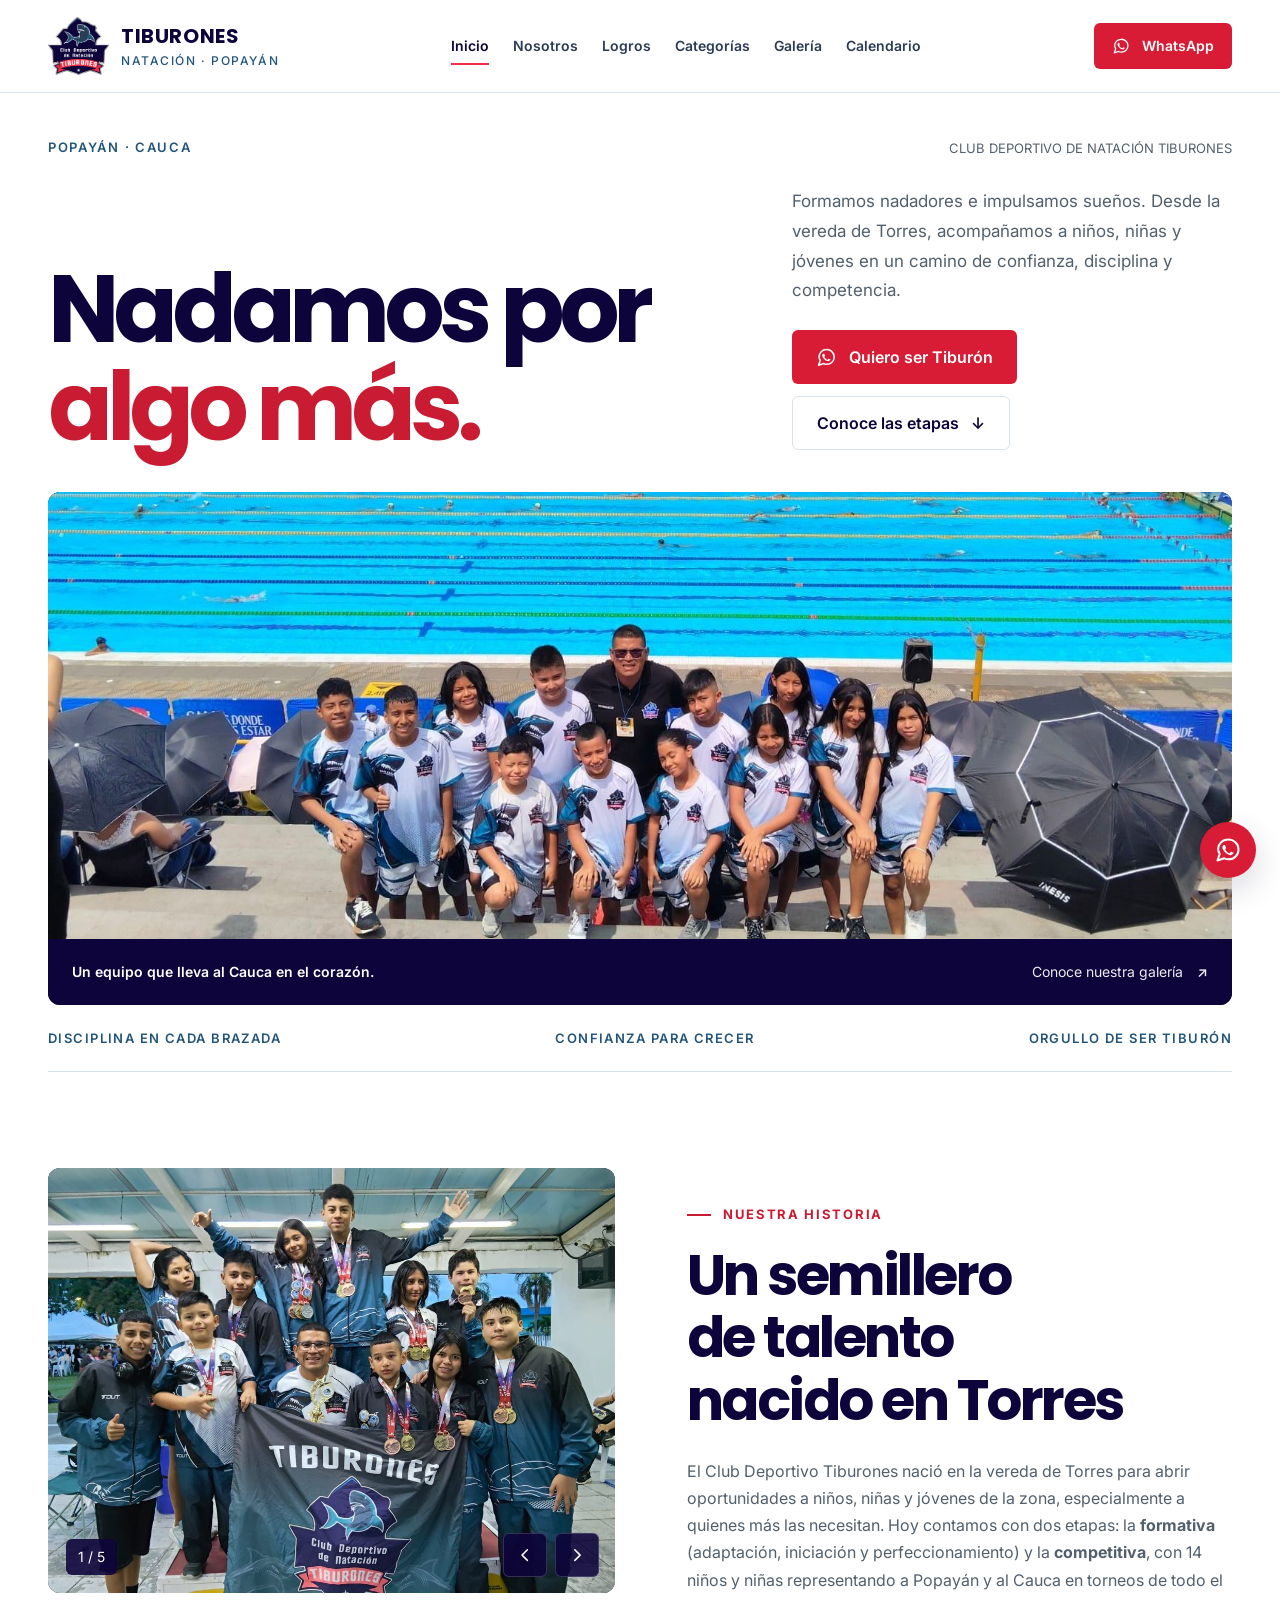
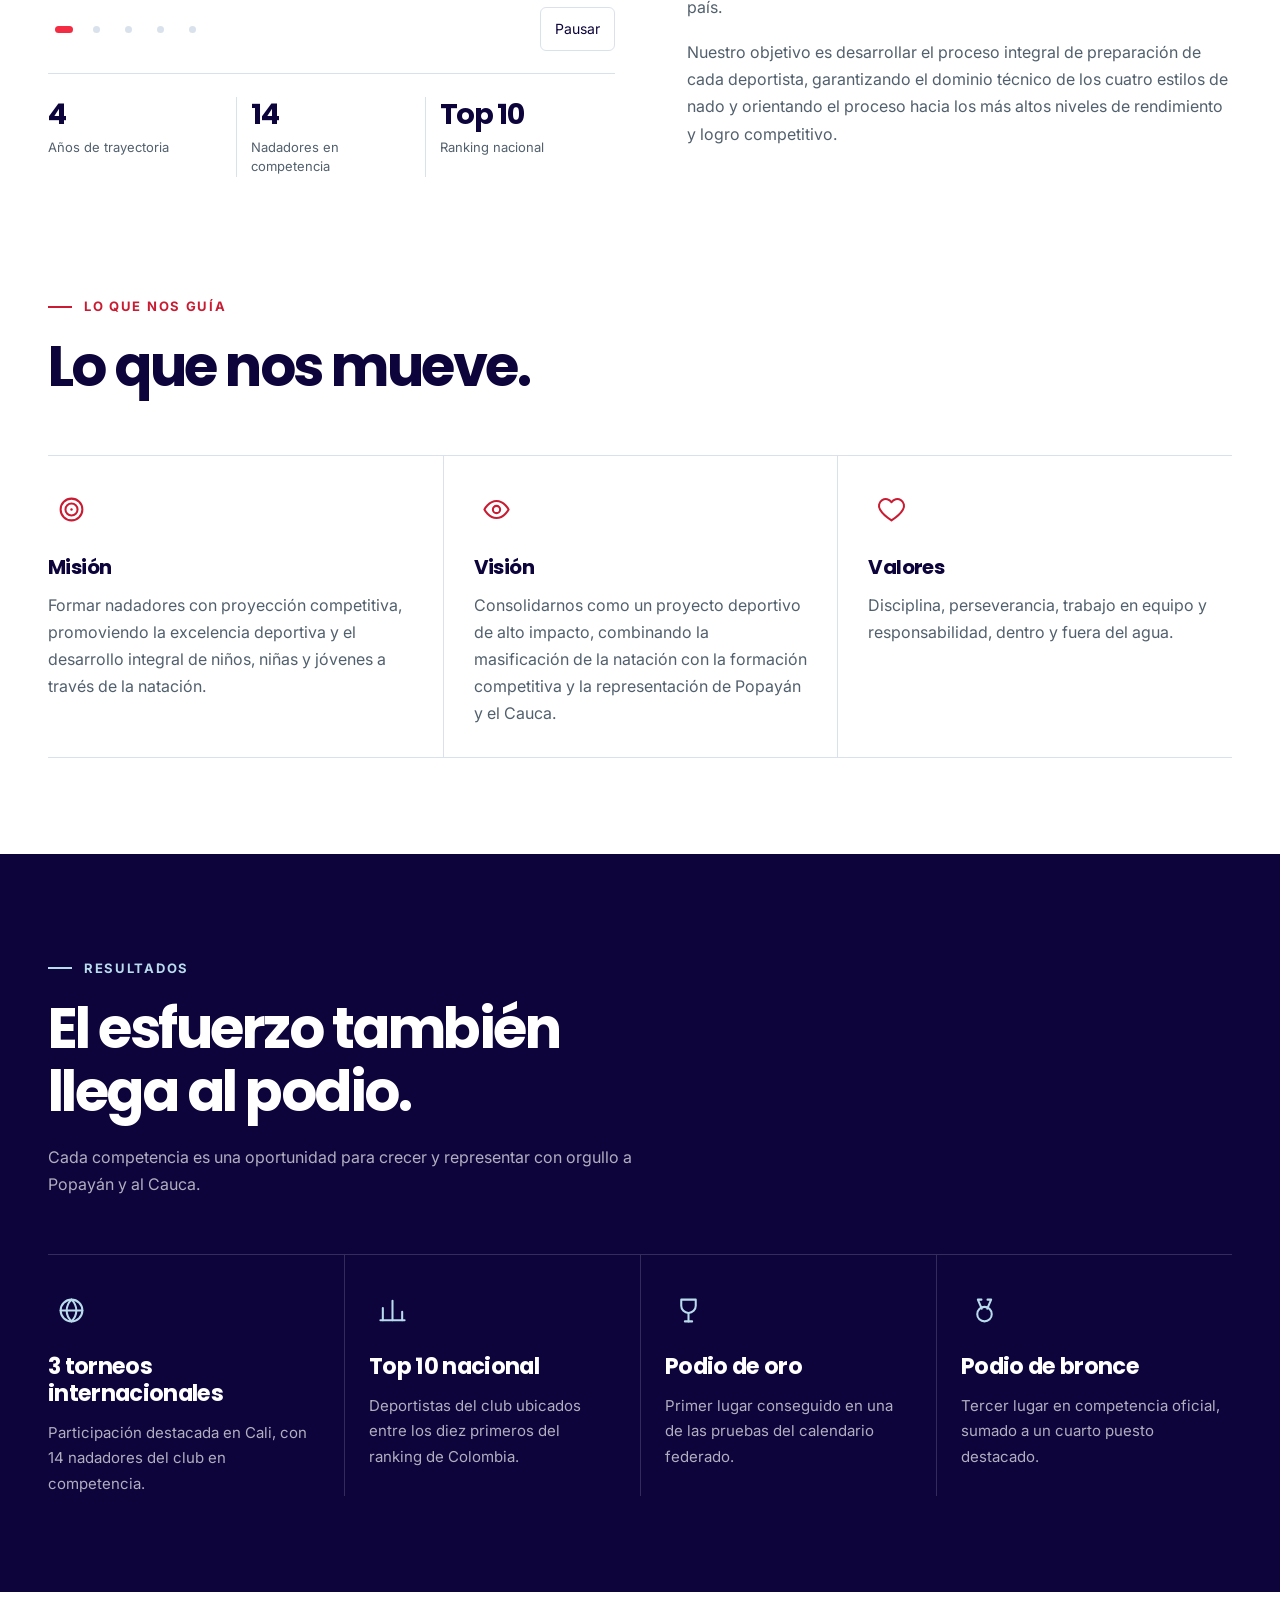
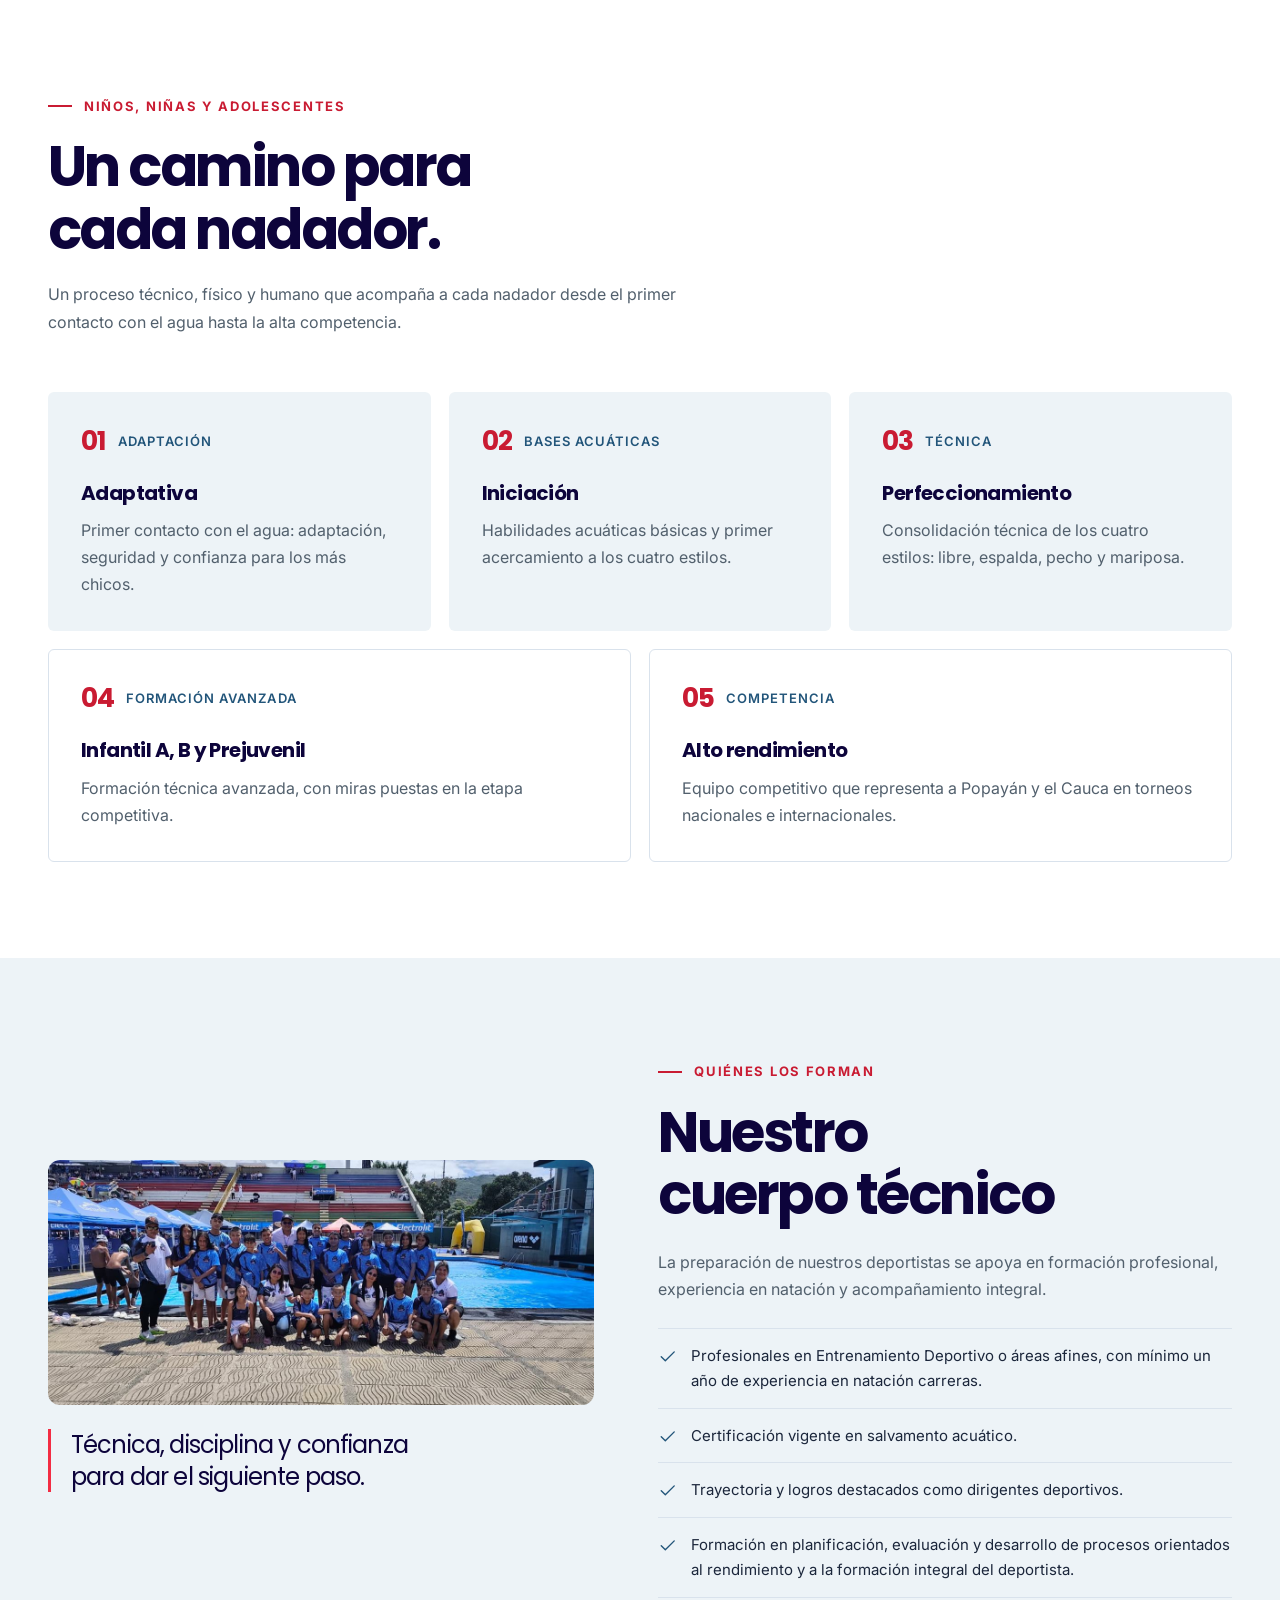
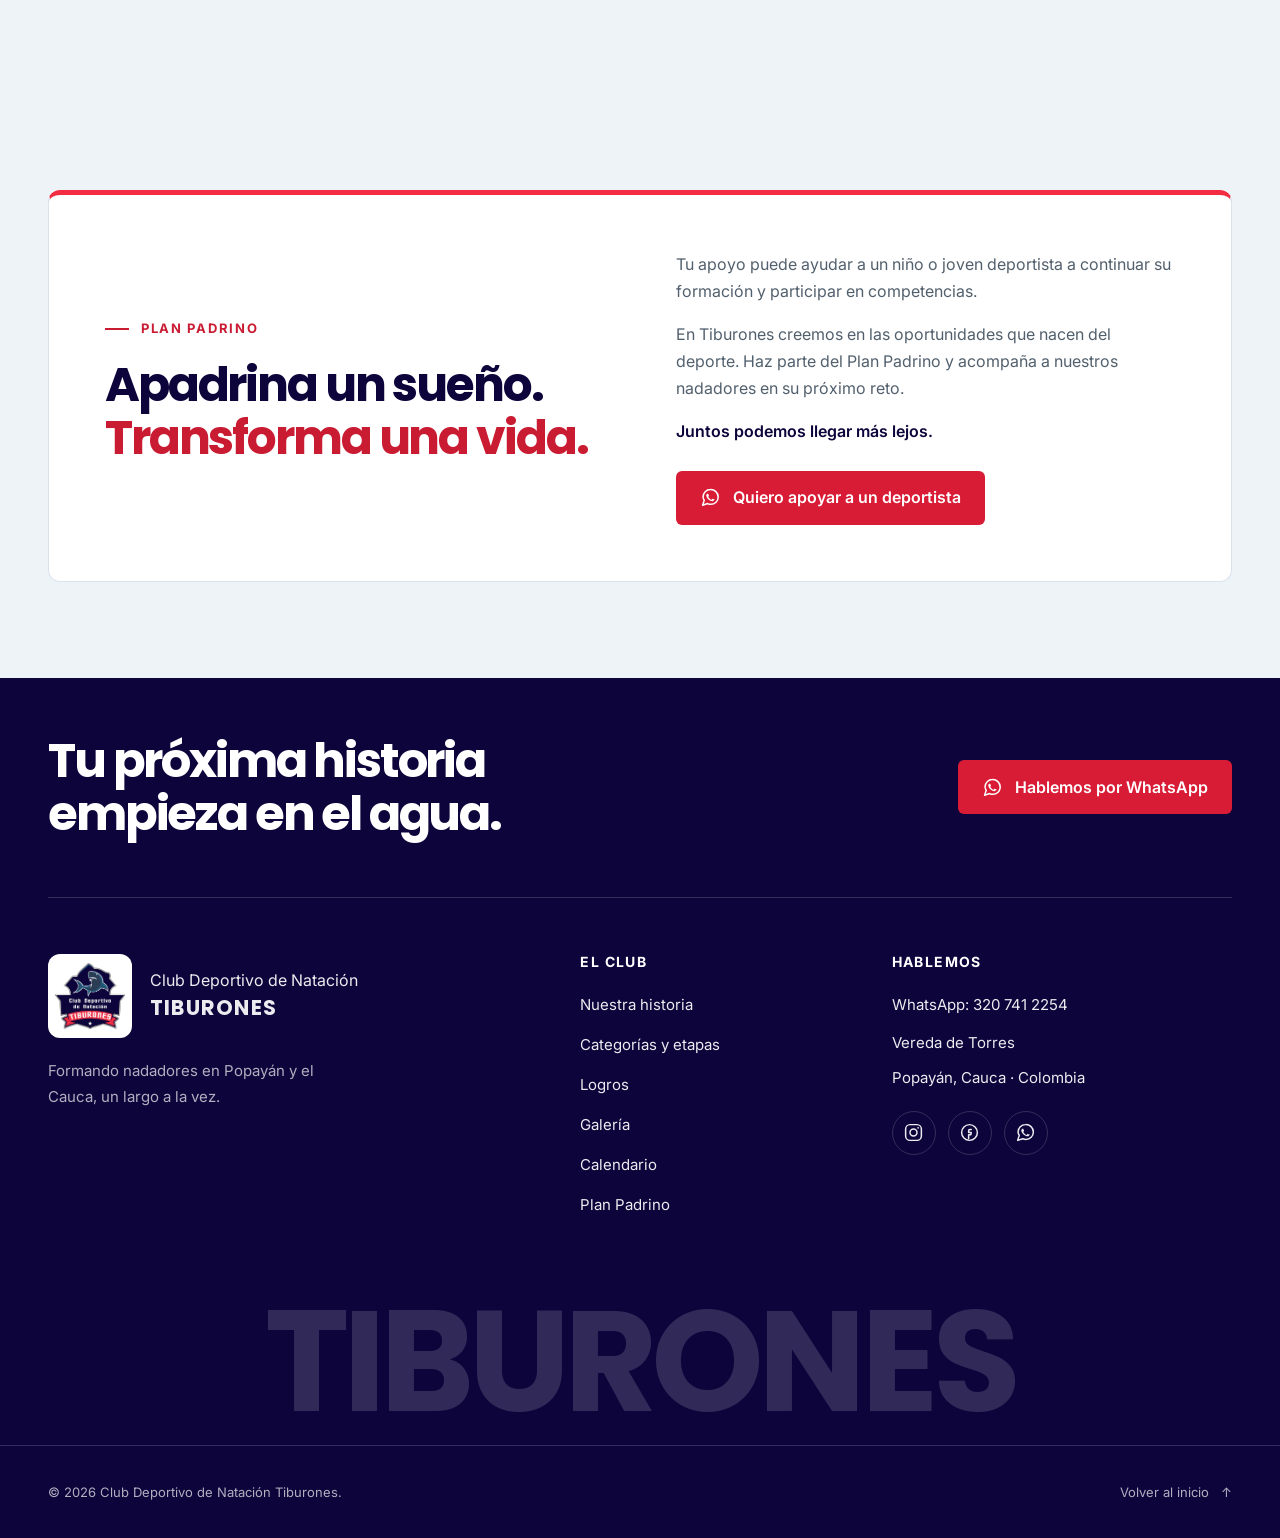
<file: index.html>
<!DOCTYPE html>
<html lang="es">
<head>
  <meta charset="UTF-8">
  <meta name="viewport" content="width=device-width, initial-scale=1.0">
  <title>Club Deportivo de Natación Tiburones — Popayán, Cauca</title>
  <meta name="theme-color" content="#0d043b">
  <link rel="canonical" href="https://joatjesed2000-hue.github.io/club-natacion/">
  <meta property="og:type" content="website">
  <meta property="og:locale" content="es_CO">
  <meta property="og:title" content="Club Deportivo de Natación Tiburones — Popayán, Cauca">
  <meta property="og:description" content="Club Deportivo de Natación Tiburones: formación y natación competitiva para niños, niñas y adolescentes en Popayán y el Cauca.">
  <meta property="og:url" content="https://joatjesed2000-hue.github.io/club-natacion/">
  <meta name="description" content="Club Deportivo de Natación Tiburones: formación y natación competitiva para niños, niñas y adolescentes en Popayán y el Cauca.">

  <link rel="icon" type="image/png" href="assets/images/favicon.png">

  <link rel="preconnect" href="https://fonts.googleapis.com">
  <link rel="preconnect" href="https://fonts.gstatic.com" crossorigin>
  <link href="https://fonts.googleapis.com/css2?family=Inter:wght@400;500;600&family=Poppins:wght@600;700&display=swap" rel="stylesheet">

  <!-- Orden importa: variables primero (paleta/tipografía), después el resto -->
  <link rel="stylesheet" href="css/variables.css">
  <link rel="stylesheet" href="css/reset.css">
  <link rel="stylesheet" href="css/base.css">
  <link rel="stylesheet" href="css/components.css">
  <link rel="stylesheet" href="css/layout.css">
  <link rel="stylesheet" href="css/sections.css">
  <link rel="preload" as="image" href="assets/images/hero-team.jpg">
</head>
<body>


  <a class="skip-link" href="#contenido">Saltar al contenido</a>
  <noscript><nav class="no-js-nav" aria-label="Navegación"><a href="./">Inicio</a><a href="galeria/">Galería</a><a href="calendario/">Calendario</a><a href="https://wa.me/573207412254">WhatsApp</a></nav></noscript>
  <div id="navbar-placeholder"></div>

  <main id="contenido">

    <!-- ================= HERO ================= -->
    <section id="inicio" class="hero" aria-labelledby="hero-title">
      <div class="container">
        <div class="hero__topline"><span class="badge">Popayán · Cauca</span><span>CLUB DEPORTIVO DE NATACIÓN TIBURONES</span></div>
        <div class="hero__intro">
          <h1 id="hero-title">Nadamos por<br><span>algo más.</span></h1>
          <div class="hero__description">
            <p>Formamos nadadores e impulsamos sueños. Desde la vereda de Torres, acompañamos a niños, niñas y jóvenes en un camino de confianza, disciplina y competencia.</p>
            <div class="hero__actions">
              <a href="https://wa.me/573207412254?text=Hola%2C%20quiero%20informaci%C3%B3n%20para%20vincularme%20al%20Club%20Tiburones." target="_blank" rel="noopener" class="btn btn--accent"><svg class="icon" viewBox="0 0 24 24" fill="none" stroke="currentColor" stroke-width="1.7" stroke-linecap="round" stroke-linejoin="round" aria-hidden="true"><path d="M21 11.5a8.5 8.5 0 0 1-8.5 8.5c-1.35 0-2.6-.32-3.7-.9L3 21l1.9-5.7A8.46 8.46 0 0 1 3.5 11.5 8.5 8.5 0 0 1 12 3a8.5 8.5 0 0 1 9 8.5Z"/><path fill="currentColor" stroke="none" d="M16.4 14.4c-.2-.1-1.4-.7-1.6-.8-.2-.1-.4-.1-.5.1-.2.2-.6.8-.8 1-.1.1-.3.2-.5.1-.7-.3-1.4-.8-2-1.4-.5-.5-1-1.1-1.4-1.8-.1-.2 0-.4.1-.5.1-.1.2-.3.4-.4.1-.1.2-.3.2-.4.1-.1 0-.3 0-.4-.1-.1-.5-1.3-.7-1.8-.2-.4-.4-.4-.5-.4h-.5c-.2 0-.4.1-.6.3-.2.2-.8.8-.8 1.9s.8 2.2.9 2.4c.1.1 1.6 2.5 4 3.5.6.2 1 .4 1.3.5.6.2 1.1.1 1.5-.1.5-.2 1.4-.6 1.6-1.1.2-.5.2-1 .1-1.1-.1-.1-.2-.1-.4-.2Z"/></svg>Quiero ser Tiburón</a>
              <a href="#categorias" class="btn btn--outline">Conoce las etapas <span aria-hidden="true">↓</span></a>
            </div>
          </div>
        </div>
        <figure class="hero__media">
          <img src="assets/images/hero-team.jpg" alt="Nadadores y entrenador del Club Tiburones reunidos junto a la piscina" width="1600" height="742" fetchpriority="high">
          <figcaption><span>Un equipo que lleva al Cauca en el corazón.</span><a href="galeria/">Conoce nuestra galería <span aria-hidden="true">↗</span></a></figcaption>
        </figure>
        <div class="hero__signature" aria-label="Nuestros valores"><span>DISCIPLINA EN CADA BRAZADA</span><span>CONFIANZA PARA CRECER</span><span>ORGULLO DE SER TIBURÓN</span></div>
      </div>
    </section>

    <!-- ================= NOSOTROS ================= -->
    <section id="nosotros" class="section section--tight-bottom">
      <div class="container about">
        <div class="about__media" data-reveal>
          <div class="carousel lightbox-gallery" id="carousel-nosotros">
            <div class="carousel__track">
              <div class="carousel__slide"><img src="assets/images/carousel-1.jpg" alt="Nadadores del club posando con medallas y el trofeo del club" loading="lazy" width="1100" height="825" decoding="async"></div>
              <div class="carousel__slide"><img src="assets/images/carousel-2.jpg" alt="Equipo Tiburones con sus medallas tras una competencia" loading="lazy" width="1100" height="825" decoding="async"></div>
              <div class="carousel__slide"><img src="assets/images/carousel-3.jpg" alt="Tres nadadores del club mostrando sus medallas" loading="lazy" width="1100" height="1467" decoding="async"></div>
              <div class="carousel__slide"><img src="assets/images/carousel-4.jpg" alt="Equipo Tiburones con la bandera del club junto a la piscina" loading="lazy" width="1100" height="1467" decoding="async"></div>
              <div class="carousel__slide"><img src="assets/images/carousel-5.jpg" alt="Entrenador del club junto a dos nadadores con medalla" loading="lazy" width="1100" height="825" decoding="async"></div>
            </div>
            <button type="button" class="carousel__btn carousel__btn--prev" aria-label="Foto anterior">
              <svg class="icon" viewBox="0 0 24 24" fill="none" stroke="currentColor" stroke-width="2" stroke-linecap="round" stroke-linejoin="round" aria-hidden="true"><polyline points="15 5 8 12 15 19"/></svg>
            </button>
            <button type="button" class="carousel__btn carousel__btn--next" aria-label="Foto siguiente">
              <svg class="icon" viewBox="0 0 24 24" fill="none" stroke="currentColor" stroke-width="2" stroke-linecap="round" stroke-linejoin="round" aria-hidden="true"><polyline points="9 5 16 12 9 19"/></svg>
            </button>
            <span class="carousel__position" aria-live="polite" aria-atomic="true">1 / 5</span>
          </div>

          <div class="carousel__controls" data-carousel-controls="carousel-nosotros">
            <div class="carousel__dots" role="group" aria-label="Seleccionar foto del equipo"></div>
            <button class="carousel__pause" type="button" aria-label="Pausar presentación de fotos">Pausar</button>
          </div>
          <div class="about__stats">
            <div class="about__stat"><strong>4</strong><span>Años de trayectoria</span></div>
            <div class="about__stat"><strong>14</strong><span>Nadadores en competencia</span></div>
            <div class="about__stat"><strong>Top 10</strong><span>Ranking nacional</span></div>
          </div>
        </div>

        <div class="about__text" data-reveal>
          <span class="eyebrow">Nuestra historia</span>
          <h2>Un semillero de talento nacido en Torres</h2>
          <p>El Club Deportivo Tiburones nació en la vereda de Torres para abrir oportunidades a niños, niñas y jóvenes de la zona, especialmente a quienes más las necesitan. Hoy contamos con dos etapas: la <strong>formativa</strong> (adaptación, iniciación y perfeccionamiento) y la <strong>competitiva</strong>, con 14 niños y niñas representando a Popayán y al Cauca en torneos de todo el país.</p>
          <p>Nuestro objetivo es desarrollar el proceso integral de preparación de cada deportista, garantizando el dominio técnico de los cuatro estilos de nado y orientando el proceso hacia los más altos niveles de rendimiento y logro competitivo.</p>
        </div>
      </div>
    </section>

    <!-- ================= MISIÓN / VISIÓN / VALORES ================= -->
    <section id="mision-vision" class="section section--tight-top section--roomy-bottom section-wave">
      <div class="container">
        <div class="section-heading" data-reveal>
          <span class="eyebrow">Lo que nos guía</span>
          <h2>Lo que nos mueve.</h2>
        </div>

        <div class="categories-grid">
          <div class="card" data-reveal>
            <div class="card__icon" aria-hidden="true">
              <svg class="icon" viewBox="0 0 24 24" fill="none" stroke="currentColor" stroke-width="1.7" aria-hidden="true"><circle cx="12" cy="12" r="9"/><circle cx="12" cy="12" r="5"/><circle cx="12" cy="12" r="1" fill="currentColor" stroke="none"/></svg>
            </div>
            <h3>Misión</h3>
            <p>Formar nadadores con proyección competitiva, promoviendo la excelencia deportiva y el desarrollo integral de niños, niñas y jóvenes a través de la natación.</p>
          </div>
          <div class="card" data-reveal>
            <div class="card__icon" aria-hidden="true">
              <svg class="icon" viewBox="0 0 24 24" fill="none" stroke="currentColor" stroke-width="1.7" stroke-linecap="round" stroke-linejoin="round" aria-hidden="true"><path d="M2 12s3.5-7 10-7 10 7 10 7-3.5 7-10 7-10-7-10-7Z"/><circle cx="12" cy="12" r="3"/></svg>
            </div>
            <h3>Visión</h3>
            <p>Consolidarnos como un proyecto deportivo de alto impacto, combinando la masificación de la natación con la formación competitiva y la representación de Popayán y el Cauca.</p>
          </div>
          <div class="card" data-reveal>
            <div class="card__icon" aria-hidden="true">
              <svg class="icon" viewBox="0 0 24 24" fill="none" stroke="currentColor" stroke-width="1.7" stroke-linecap="round" stroke-linejoin="round" aria-hidden="true"><path d="M12 21s-7-4.5-9.5-9A5.5 5.5 0 0 1 12 6a5.5 5.5 0 0 1 9.5 6c-2.5 4.5-9.5 9-9.5 9Z"/></svg>
            </div>
            <h3>Valores</h3>
            <p>Disciplina, perseverancia, trabajo en equipo y responsabilidad, dentro y fuera del agua.</p>
          </div>
        </div>
      </div>
    </section>

    <!-- ================= LOGROS ================= -->
    <section id="logros" class="section section--alt section--tight-top section--roomy-bottom section-wave">

      <div class="container">
        <div class="section-heading" data-reveal>
          <span class="eyebrow">Resultados</span>
          <h2>El esfuerzo también llega al podio.</h2>
          <p>Cada competencia es una oportunidad para crecer y representar con orgullo a Popayán y al Cauca.</p>
        </div>

        <div class="categories-grid">
          <div class="card" data-reveal>
            <div class="card__icon" aria-hidden="true">
              <svg class="icon" viewBox="0 0 24 24" fill="none" stroke="currentColor" stroke-width="1.7" stroke-linecap="round" aria-hidden="true"><circle cx="12" cy="12" r="9"/><path d="M3 12h18"/><path d="M12 3c2.5 2.5 4 5.7 4 9s-1.5 6.5-4 9c-2.5-2.5-4-5.7-4-9s1.5-6.5 4-9Z"/></svg>
            </div>
            <h3>3 torneos internacionales</h3>
            <p>Participación destacada en Cali, con 14 nadadores del club en competencia.</p>
          </div>
          <div class="card" data-reveal>
            <div class="card__icon" aria-hidden="true">
              <svg class="icon" viewBox="0 0 24 24" fill="none" stroke="currentColor" stroke-width="1.7" stroke-linecap="round" stroke-linejoin="round" aria-hidden="true"><path d="M4 20V10"/><path d="M12 20V4"/><path d="M20 20v-7"/><path d="M2 20h20"/></svg>
            </div>
            <h3>Top 10 nacional</h3>
            <p>Deportistas del club ubicados entre los diez primeros del ranking de Colombia.</p>
          </div>
          <div class="card" data-reveal>
            <div class="card__icon" aria-hidden="true">
              <svg class="icon" viewBox="0 0 24 24" fill="none" stroke="currentColor" stroke-width="1.7" stroke-linecap="round" stroke-linejoin="round" aria-hidden="true"><path d="M6 3h12v5a6 6 0 0 1-12 0V3Z"/><path d="M9 21h6"/><path d="M12 14v7"/></svg>
            </div>
            <h3>Podio de oro</h3>
            <p>Primer lugar conseguido en una de las pruebas del calendario federado.</p>
          </div>
          <div class="card" data-reveal>
            <div class="card__icon" aria-hidden="true">
              <svg class="icon" viewBox="0 0 24 24" fill="none" stroke="currentColor" stroke-width="1.7" stroke-linecap="round" stroke-linejoin="round" aria-hidden="true"><circle cx="12" cy="15" r="6"/><path d="M9.5 3h-3l3.2 7.5"/><path d="M14.5 3h3l-3.2 7.5"/></svg>
            </div>
            <h3>Podio de bronce</h3>
            <p>Tercer lugar en competencia oficial, sumado a un cuarto puesto destacado.</p>
          </div>
        </div>
      </div>
    </section>

    <!-- ================= CATEGORÍAS ================= -->
    <section id="categorias" class="section section--tight-top">
      <div class="container">
        <div class="section-heading" data-reveal>
          <span class="eyebrow">Niños, niñas y adolescentes</span>
          <h2>Un camino para cada nadador.</h2>
          <p>Un proceso técnico, físico y humano que acompaña a cada nadador desde el primer contacto con el agua hasta la alta competencia.</p>
        </div>

        <div class="categories-grid">
          <div class="card" data-reveal>
            <div class="stage-label"><strong>01</strong><span>ADAPTACIÓN</span></div>
            <div class="card__icon" aria-hidden="true">
              <svg class="icon" viewBox="0 0 24 24" fill="none" stroke="currentColor" stroke-width="1.7" stroke-linecap="round" stroke-linejoin="round" aria-hidden="true"><path d="M12 2c4 5 7 9 7 13a7 7 0 1 1-14 0c0-4 3-8 7-13Z"/></svg>
            </div>
            <h3>Adaptativa</h3>
            <p>Primer contacto con el agua: adaptación, seguridad y confianza para los más chicos.</p>
          </div>
          <div class="card" data-reveal>
            <div class="stage-label"><strong>02</strong><span>BASES ACUÁTICAS</span></div>
            <div class="card__icon" aria-hidden="true">
              <svg class="icon" viewBox="0 0 24 24" fill="none" stroke="currentColor" stroke-width="1.7" stroke-linecap="round" stroke-linejoin="round" aria-hidden="true"><path d="M2 7.5c1.5-1.5 3-1.5 4.5 0s3 1.5 4.5 0 3-1.5 4.5 0 3 1.5 4.5 0"/><path d="M2 13c1.5-1.5 3-1.5 4.5 0s3 1.5 4.5 0 3-1.5 4.5 0 3 1.5 4.5 0"/><path d="M2 18.5c1.5-1.5 3-1.5 4.5 0s3 1.5 4.5 0 3-1.5 4.5 0 3 1.5 4.5 0"/></svg>
            </div>
            <h3>Iniciación</h3>
            <p>Habilidades acuáticas básicas y primer acercamiento a los cuatro estilos.</p>
          </div>
          <div class="card" data-reveal>
            <div class="stage-label"><strong>03</strong><span>TÉCNICA</span></div>
            <div class="card__icon" aria-hidden="true">
              <svg class="icon" viewBox="0 0 24 24" fill="none" stroke="currentColor" stroke-width="1.7" aria-hidden="true"><circle cx="12" cy="12" r="9"/><circle cx="12" cy="12" r="5"/><circle cx="12" cy="12" r="1" fill="currentColor" stroke="none"/></svg>
            </div>
            <h3>Perfeccionamiento</h3>
            <p>Consolidación técnica de los cuatro estilos: libre, espalda, pecho y mariposa.</p>
          </div>
          <div class="card" data-reveal>
            <div class="stage-label"><strong>04</strong><span>FORMACIÓN AVANZADA</span></div>
            <div class="card__icon" aria-hidden="true">
              <svg class="icon" viewBox="0 0 24 24" fill="none" stroke="currentColor" stroke-width="1.7" stroke-linecap="round" stroke-linejoin="round" aria-hidden="true"><polyline points="3 17 9 11 13 15 21 6"/><polyline points="15 6 21 6 21 12"/></svg>
            </div>
            <h3>Infantil A, B y Prejuvenil</h3>
            <p>Formación técnica avanzada, con miras puestas en la etapa competitiva.</p>
          </div>
          <div class="card" data-reveal>
            <div class="stage-label"><strong>05</strong><span>COMPETENCIA</span></div>
            <div class="card__icon" aria-hidden="true">
              <svg class="icon" viewBox="0 0 24 24" fill="none" stroke="currentColor" stroke-width="1.7" stroke-linecap="round" stroke-linejoin="round" aria-hidden="true"><path d="M6 3h12v5a6 6 0 0 1-12 0V3Z"/><path d="M9 21h6"/><path d="M12 14v7"/></svg>
            </div>
            <h3>Alto rendimiento</h3>
            <p>Equipo competitivo que representa a Popayán y el Cauca en torneos nacionales e internacionales.</p>
          </div>
        </div>
      </div>
    </section>

    <!-- ================= CUERPO TÉCNICO ================= -->
    <section id="cuerpo-tecnico" class="section section--alt section-wave">
      <div class="container staff">
        <div class="staff__media lightbox-gallery" data-reveal>
          <img src="assets/images/coach-team.jpg" alt="Cuerpo técnico del club junto al equipo completo en la piscina" loading="lazy" width="1200" height="540" decoding="async">
          <p class="staff__media-caption">Técnica, disciplina y confianza para dar el siguiente paso.</p>
        </div>
        <div class="staff__text" data-reveal>
          <span class="eyebrow">Quiénes los forman</span>
          <h2>Nuestro cuerpo técnico</h2>
          <p>La preparación de nuestros deportistas se apoya en formación profesional, experiencia en natación y acompañamiento integral.</p>
          <ul>
            <li>
              <svg class="icon" viewBox="0 0 24 24" fill="none" stroke="currentColor" stroke-width="1.7" stroke-linecap="round" stroke-linejoin="round" aria-hidden="true"><path d="M20 6 9 17l-5-5"/></svg>
              <span>Profesionales en Entrenamiento Deportivo o áreas afines, con mínimo un año de experiencia en natación carreras.</span>
            </li>
            <li>
              <svg class="icon" viewBox="0 0 24 24" fill="none" stroke="currentColor" stroke-width="1.7" stroke-linecap="round" stroke-linejoin="round" aria-hidden="true"><path d="M20 6 9 17l-5-5"/></svg>
              <span>Certificación vigente en salvamento acuático.</span>
            </li>
            <li>
              <svg class="icon" viewBox="0 0 24 24" fill="none" stroke="currentColor" stroke-width="1.7" stroke-linecap="round" stroke-linejoin="round" aria-hidden="true"><path d="M20 6 9 17l-5-5"/></svg>
              <span>Trayectoria y logros destacados como dirigentes deportivos.</span>
            </li>
            <li>
              <svg class="icon" viewBox="0 0 24 24" fill="none" stroke="currentColor" stroke-width="1.7" stroke-linecap="round" stroke-linejoin="round" aria-hidden="true"><path d="M20 6 9 17l-5-5"/></svg>
              <span>Formación en planificación, evaluación y desarrollo de procesos orientados al rendimiento y a la formación integral del deportista.</span>
            </li>
          </ul>
        </div>
      </div>
    </section>

    <!-- ================= PLAN PADRINO ================= -->
    <section id="plan-padrino" class="section" aria-labelledby="padrino-title">
      <div class="container">
        <div class="padrino" data-reveal>
          <div class="padrino__title">
            <span class="eyebrow">Plan Padrino</span>
            <h2 id="padrino-title">Apadrina un sueño.<br><span>Transforma una vida.</span></h2>
          </div>
          <div class="padrino__text">
            <p>Tu apoyo puede ayudar a un niño o joven deportista a continuar su formación y participar en competencias.</p>
            <p>En Tiburones creemos en las oportunidades que nacen del deporte. Haz parte del Plan Padrino y acompaña a nuestros nadadores en su próximo reto.</p>
            <p class="padrino__closing">Juntos podemos llegar más lejos.</p>
            <a href="https://wa.me/573207412254?text=Hola%2C%20quiero%20conocer%20el%20Plan%20Padrino%20del%20Club%20Tiburones." target="_blank" rel="noopener" class="btn btn--accent"><svg class="icon" viewBox="0 0 24 24" fill="none" stroke="currentColor" stroke-width="1.7" stroke-linecap="round" stroke-linejoin="round" aria-hidden="true"><path d="M21 11.5a8.5 8.5 0 0 1-8.5 8.5c-1.35 0-2.6-.32-3.7-.9L3 21l1.9-5.7A8.46 8.46 0 0 1 3.5 11.5 8.5 8.5 0 0 1 12 3a8.5 8.5 0 0 1 9 8.5Z"/><path fill="currentColor" stroke="none" d="M16.4 14.4c-.2-.1-1.4-.7-1.6-.8-.2-.1-.4-.1-.5.1-.2.2-.6.8-.8 1-.1.1-.3.2-.5.1-.7-.3-1.4-.8-2-1.4-.5-.5-1-1.1-1.4-1.8-.1-.2 0-.4.1-.5.1-.1.2-.3.4-.4.1-.1.2-.3.2-.4.1-.1 0-.3 0-.4-.1-.1-.5-1.3-.7-1.8-.2-.4-.4-.4-.5-.4h-.5c-.2 0-.4.1-.6.3-.2.2-.8.8-.8 1.9s.8 2.2.9 2.4c.1.1 1.6 2.5 4 3.5.6.2 1 .4 1.3.5.6.2 1.1.1 1.5-.1.5-.2 1.4-.6 1.6-1.1.2-.5.2-1 .1-1.1-.1-.1-.2-.1-.4-.2Z"/></svg>Quiero apoyar a un deportista</a>
          </div>
        </div>
      </div>
    </section>

  </main>

  <div id="footer-placeholder"></div>

  <!-- Componentes primero (definen los templates), main.js al final (los inyecta y agrega la interacción) -->
  <script src="js/components/navbar.js"></script>
  <script src="js/components/footer.js"></script>
  <script src="js/main.js"></script>
</body>
</html>
</file>
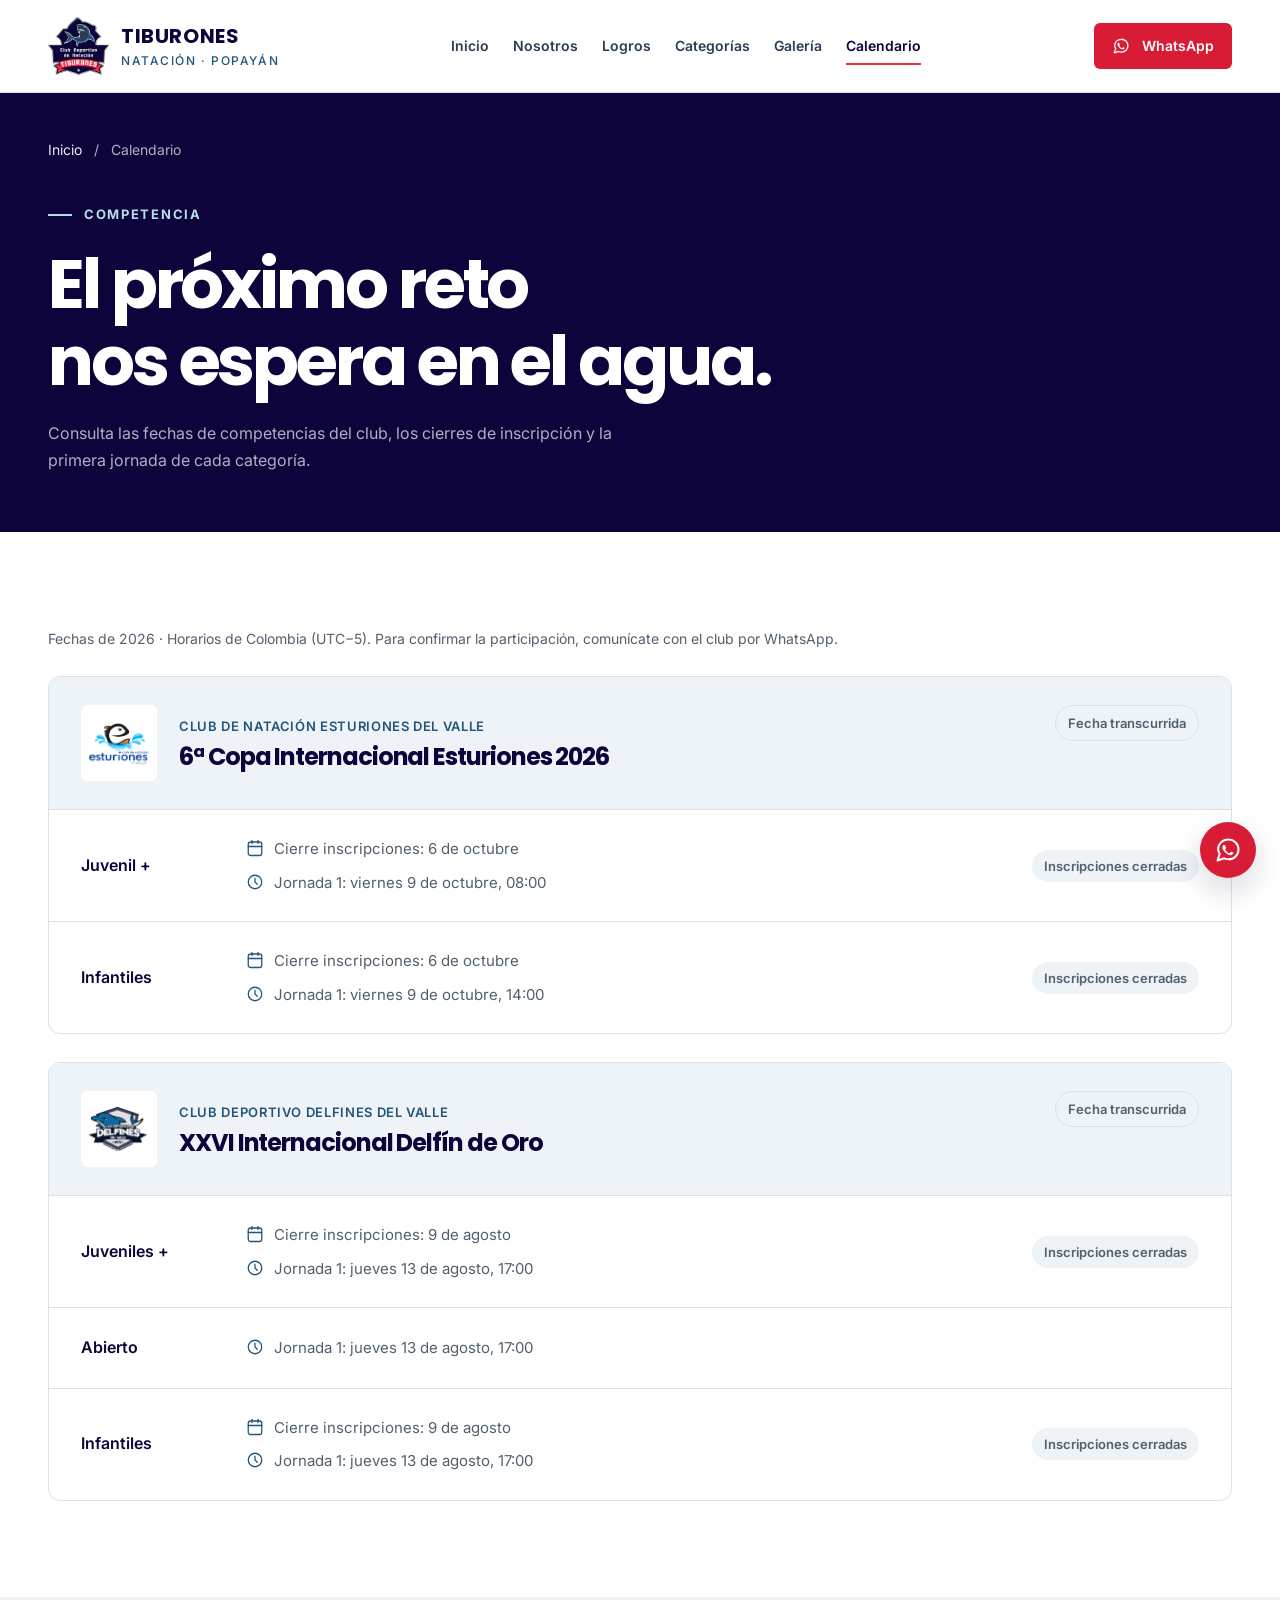
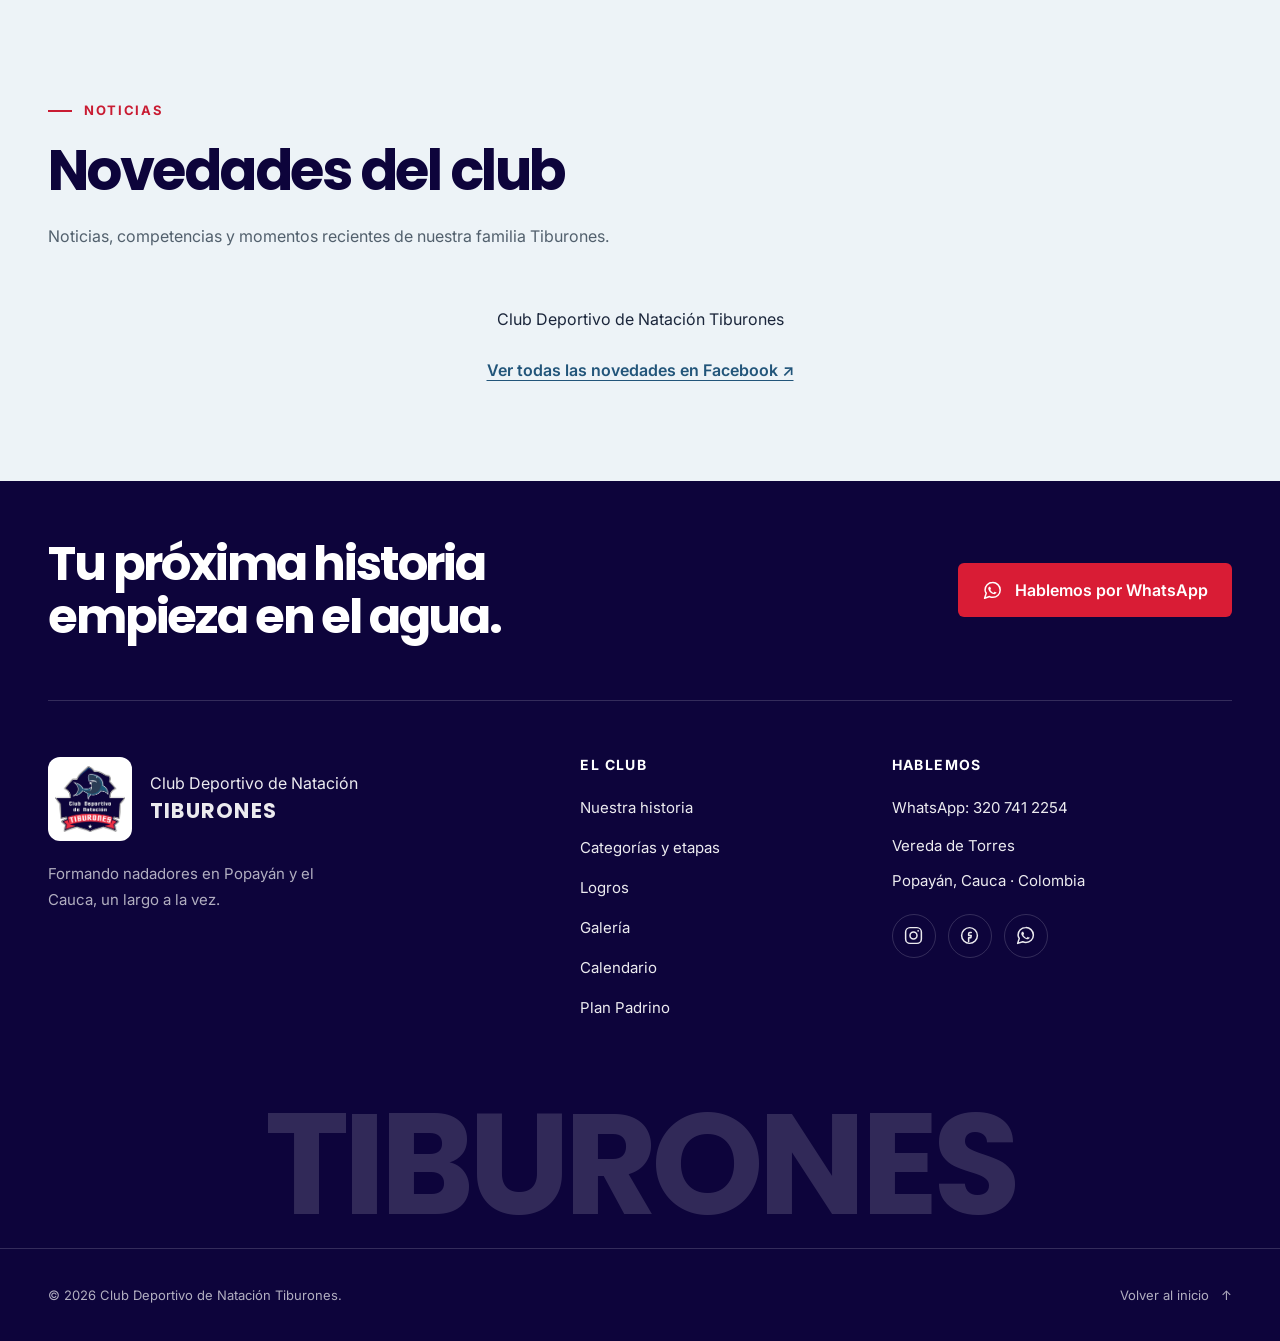
<file: calendario/index.html>
<!DOCTYPE html>
<html lang="es">
<head>
  <meta charset="UTF-8">
  <meta name="viewport" content="width=device-width, initial-scale=1.0">
  <title>Calendario de competencias — Club Deportivo de Natación Tiburones</title>
  <meta name="theme-color" content="#0d043b">
  <link rel="canonical" href="https://joatjesed2000-hue.github.io/club-natacion/calendario/">
  <meta property="og:type" content="website">
  <meta property="og:locale" content="es_CO">
  <meta property="og:title" content="Calendario de competencias — Club Deportivo de Natación Tiburones">
  <meta property="og:description" content="Calendario de competencias del Club Deportivo de Natación Tiburones: inscripciones, jornadas y noticias del equipo.">
  <meta property="og:url" content="https://joatjesed2000-hue.github.io/club-natacion/calendario/">
  <meta name="description" content="Calendario de competencias del Club Deportivo de Natación Tiburones: inscripciones, jornadas y noticias del equipo.">

  <link rel="icon" type="image/png" href="../assets/images/favicon.png">

  <link rel="preconnect" href="https://fonts.googleapis.com">
  <link rel="preconnect" href="https://fonts.gstatic.com" crossorigin>
  <link href="https://fonts.googleapis.com/css2?family=Inter:wght@400;500;600&family=Poppins:wght@600;700&display=swap" rel="stylesheet">

  <!-- Orden importa: variables primero (paleta/tipografía), después el resto -->
  <link rel="stylesheet" href="../css/variables.css">
  <link rel="stylesheet" href="../css/reset.css">
  <link rel="stylesheet" href="../css/base.css">
  <link rel="stylesheet" href="../css/components.css">
  <link rel="stylesheet" href="../css/layout.css">
  <link rel="stylesheet" href="../css/sections.css">
</head>
<body data-subpage>

  <div id="fb-root"></div>


  <a class="skip-link" href="#contenido">Saltar al contenido</a>
  <noscript><nav class="no-js-nav" aria-label="Navegación"><a href="../">Inicio</a><a href="../galeria/">Galería</a><a href="../calendario/">Calendario</a><a href="https://wa.me/573207412254">WhatsApp</a></nav></noscript>
  <div id="navbar-placeholder"></div>

  <main id="contenido">

    <!-- ================= ENCABEZADO ================= -->
    <section class="page-header section-wave">

      <div class="container">
        <nav class="breadcrumb" aria-label="Ruta de navegación"><a href="../">Inicio</a><span aria-hidden="true">/</span><span aria-current="page">Calendario</span></nav>
        <span class="eyebrow">Competencia</span>
        <h1>El próximo reto<br>nos espera en el agua.</h1>
        <p>Consulta las fechas de competencias del club, los cierres de inscripción y la primera jornada de cada categoría.</p>
      </div>
    </section>

    <!-- ================= PRÓXIMOS TORNEOS ================= -->
    <section id="torneos" class="section">
      <div class="container">
        <p class="calendar-note">Fechas de 2026 · Horarios de Colombia (UTC−5). Para confirmar la participación, comunícate con el club por WhatsApp.</p>
        <div class="event-list">

          <article class="event-card" data-reveal data-start="2026-08-13T17:00:00-05:00">
            <div class="event-card__header">
              <span class="event-card__logo">
                <img src="../assets/images/logo-delfines.png" alt="Escudo Club Deportivo Delfines del Valle" loading="lazy" width="1006" height="751" decoding="async">
              </span>
              <div>
                <p class="event-card__host">Club Deportivo Delfines del Valle</p>
                <h3>XXVI Internacional Delfín de Oro</h3>
              </div>
              <span class="event-card__status">13 agosto 2026</span>
            </div>

            <div class="event-card__categories">
              <div class="event-card__category">
                <span class="event-card__cat-name">Juveniles +</span>
                <ul class="event-card__meta">
                  <li>
                    <svg class="icon" viewBox="0 0 24 24" fill="none" stroke="currentColor" stroke-width="1.7" stroke-linecap="round" stroke-linejoin="round" aria-hidden="true"><rect x="3" y="4" width="18" height="18" rx="3"/><path d="M16 2v4M8 2v4M3 10h18"/></svg>
                    Cierre inscripciones: 9 de agosto
                  </li>
                  <li>
                    <svg class="icon" viewBox="0 0 24 24" fill="none" stroke="currentColor" stroke-width="1.7" stroke-linecap="round" stroke-linejoin="round" aria-hidden="true"><circle cx="12" cy="12" r="9"/><path d="M12 7v5l3 3"/></svg>
                    Jornada 1: jueves 13 de agosto, 17:00
                  </li>
                </ul>
                <span class="countdown-pill" data-countdown="2026-08-09T23:59:00-05:00">Consulta el cierre de inscripción</span>
              </div>

              <div class="event-card__category">
                <span class="event-card__cat-name">Abierto</span>
                <ul class="event-card__meta">
                  <li>
                    <svg class="icon" viewBox="0 0 24 24" fill="none" stroke="currentColor" stroke-width="1.7" stroke-linecap="round" stroke-linejoin="round" aria-hidden="true"><circle cx="12" cy="12" r="9"/><path d="M12 7v5l3 3"/></svg>
                    Jornada 1: jueves 13 de agosto, 17:00
                  </li>
                </ul>
              </div>

              <div class="event-card__category">
                <span class="event-card__cat-name">Infantiles</span>
                <ul class="event-card__meta">
                  <li>
                    <svg class="icon" viewBox="0 0 24 24" fill="none" stroke="currentColor" stroke-width="1.7" stroke-linecap="round" stroke-linejoin="round" aria-hidden="true"><rect x="3" y="4" width="18" height="18" rx="3"/><path d="M16 2v4M8 2v4M3 10h18"/></svg>
                    Cierre inscripciones: 9 de agosto
                  </li>
                  <li>
                    <svg class="icon" viewBox="0 0 24 24" fill="none" stroke="currentColor" stroke-width="1.7" stroke-linecap="round" stroke-linejoin="round" aria-hidden="true"><circle cx="12" cy="12" r="9"/><path d="M12 7v5l3 3"/></svg>
                    Jornada 1: jueves 13 de agosto, 17:00
                  </li>
                </ul>
                <span class="countdown-pill" data-countdown="2026-08-09T23:59:00-05:00">Consulta el cierre de inscripción</span>
              </div>
            </div>
          </article>

          <article class="event-card" data-reveal data-start="2026-10-09T08:00:00-05:00">
            <div class="event-card__header">
              <span class="event-card__logo">
                <img src="../assets/images/logo-esturiones.png" alt="Escudo Club de Natación Esturiones del Valle" loading="lazy" width="1037" height="724" decoding="async">
              </span>
              <div>
                <p class="event-card__host">Club de Natación Esturiones del Valle</p>
                <h3>6ª Copa Internacional Esturiones 2026</h3>
              </div>
              <span class="event-card__status">9 octubre 2026</span>
            </div>

            <div class="event-card__categories">
              <div class="event-card__category">
                <span class="event-card__cat-name">Juvenil +</span>
                <ul class="event-card__meta">
                  <li>
                    <svg class="icon" viewBox="0 0 24 24" fill="none" stroke="currentColor" stroke-width="1.7" stroke-linecap="round" stroke-linejoin="round" aria-hidden="true"><rect x="3" y="4" width="18" height="18" rx="3"/><path d="M16 2v4M8 2v4M3 10h18"/></svg>
                    Cierre inscripciones: 6 de octubre
                  </li>
                  <li>
                    <svg class="icon" viewBox="0 0 24 24" fill="none" stroke="currentColor" stroke-width="1.7" stroke-linecap="round" stroke-linejoin="round" aria-hidden="true"><circle cx="12" cy="12" r="9"/><path d="M12 7v5l3 3"/></svg>
                    Jornada 1: viernes 9 de octubre, 08:00
                  </li>
                </ul>
                <span class="countdown-pill" data-countdown="2026-10-06T23:59:00-05:00">Consulta el cierre de inscripción</span>
              </div>

              <div class="event-card__category">
                <span class="event-card__cat-name">Infantiles</span>
                <ul class="event-card__meta">
                  <li>
                    <svg class="icon" viewBox="0 0 24 24" fill="none" stroke="currentColor" stroke-width="1.7" stroke-linecap="round" stroke-linejoin="round" aria-hidden="true"><rect x="3" y="4" width="18" height="18" rx="3"/><path d="M16 2v4M8 2v4M3 10h18"/></svg>
                    Cierre inscripciones: 6 de octubre
                  </li>
                  <li>
                    <svg class="icon" viewBox="0 0 24 24" fill="none" stroke="currentColor" stroke-width="1.7" stroke-linecap="round" stroke-linejoin="round" aria-hidden="true"><circle cx="12" cy="12" r="9"/><path d="M12 7v5l3 3"/></svg>
                    Jornada 1: viernes 9 de octubre, 14:00
                  </li>
                </ul>
                <span class="countdown-pill" data-countdown="2026-10-06T23:59:00-05:00">Consulta el cierre de inscripción</span>
              </div>
            </div>
          </article>

        </div>
      </div>
    </section>

    <!-- ================= NOTICIAS ================= -->
    <section id="noticias" class="section section--alt">
      <div class="container">
        <div class="section-heading" data-reveal>
          <span class="eyebrow">Noticias</span>
          <h2>Novedades del club</h2>
          <p>Noticias, competencias y momentos recientes de nuestra familia Tiburones.</p>
        </div>

        <div class="facebook-feed" data-reveal>
          <div class="fb-page"
            data-href="https://www.facebook.com/ClubDeporTiburones"
            data-tabs="timeline"
            data-width="500"
            data-height="600"
            data-small-header="false"
            data-adapt-container-width="true"
            data-hide-cover="false"
            data-show-facepile="true">
            <blockquote cite="https://www.facebook.com/ClubDeporTiburones" class="fb-xfbml-parse-ignore">
              <a href="https://www.facebook.com/ClubDeporTiburones">Club Deportivo de Natación Tiburones</a>
            </blockquote>
          </div>
        </div>
        <p class="facebook-fallback"><a href="https://www.facebook.com/ClubDeporTiburones" target="_blank" rel="noopener">Ver todas las novedades en Facebook ↗</a></p>
      </div>
    </section>

  </main>

  <div id="footer-placeholder"></div>

  <!-- Componentes primero (definen los templates), main.js al final (los inyecta y agrega la interacción) -->
  <script src="../js/components/navbar.js"></script>
  <script src="../js/components/footer.js"></script>
  <script src="../js/main.js"></script>

  <!-- SDK de Facebook: alimenta el feed de la sección Noticias -->
  <script async defer crossorigin="anonymous" src="https://connect.facebook.net/es_LA/sdk.js#xfbml=1&version=v19.0"></script>
</body>
</html>
</file>
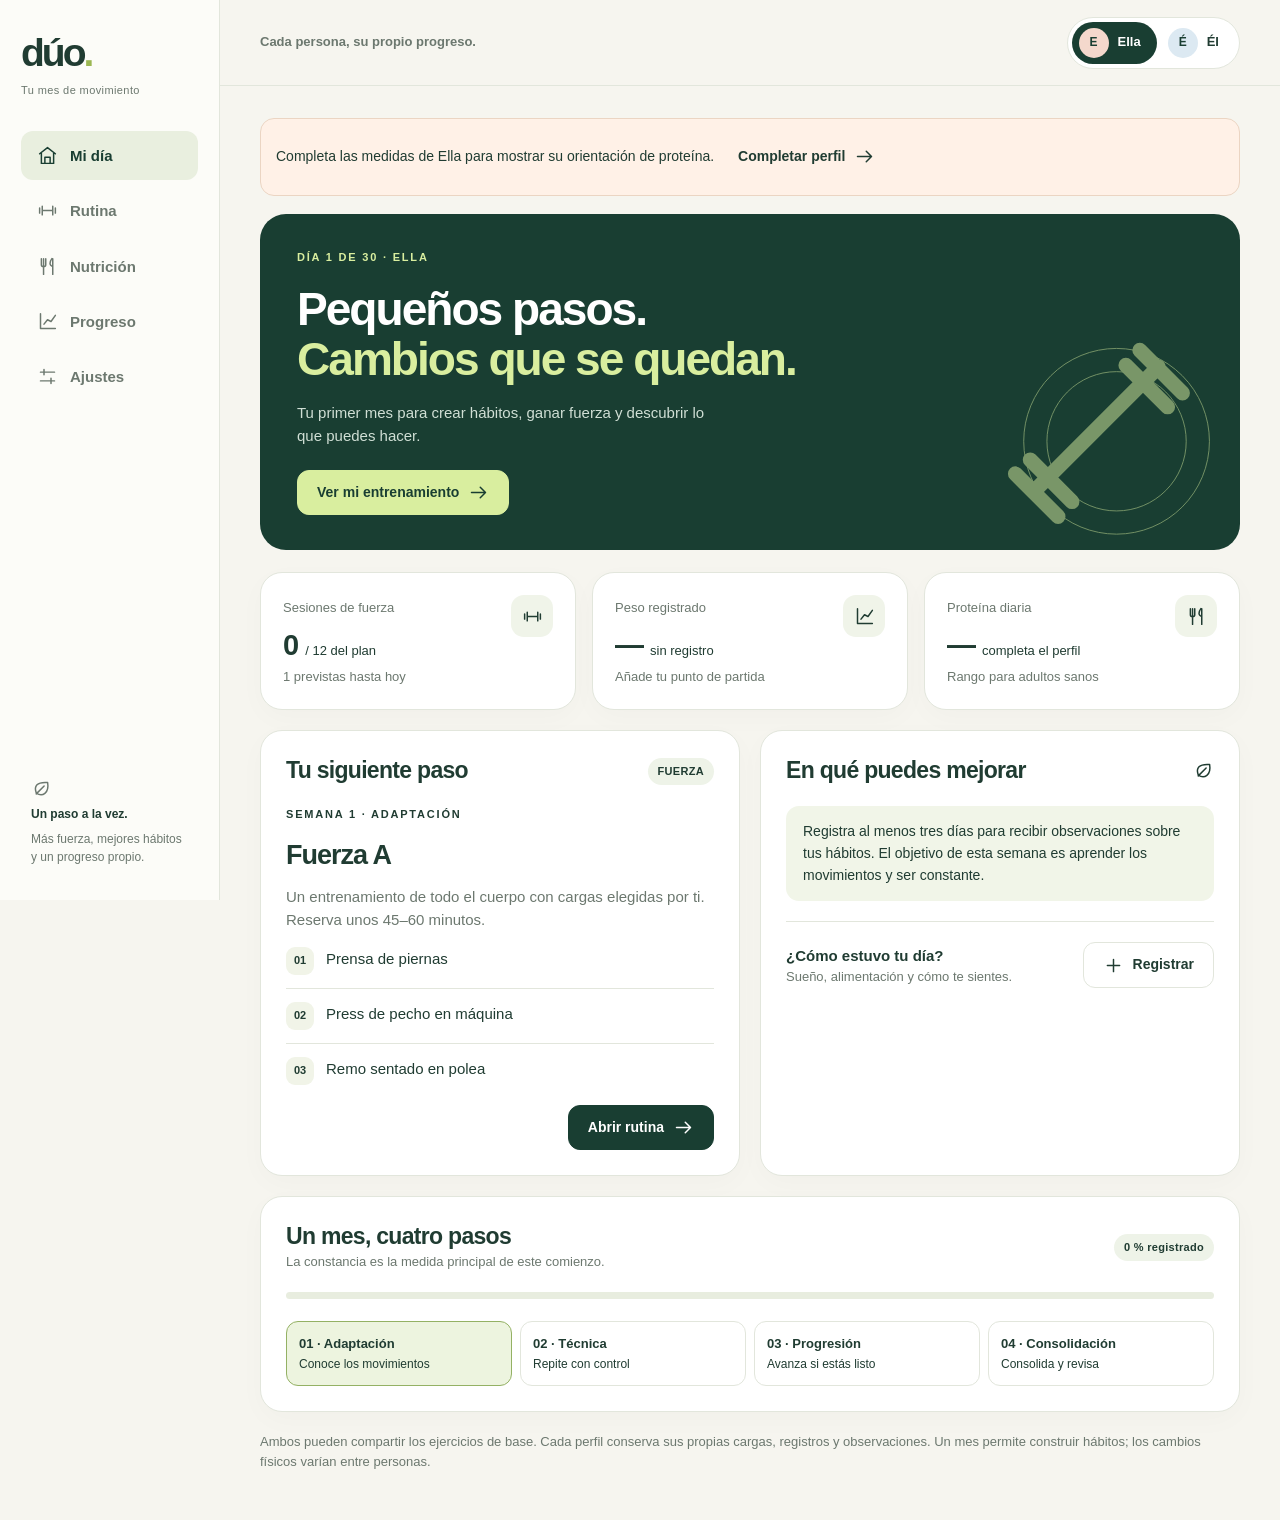
<file: duo-gym/index.html>
<!doctype html>
<html lang="es">
<head>
<meta charset="utf-8">
<meta name="viewport" content="width=device-width,initial-scale=1,viewport-fit=cover">
<meta name="theme-color" content="#193e32">
<meta name="description" content="Tu espacio para entrenar, comer mejor y reconocer tu progreso. Dos perfiles, un plan inicial de 30 días y registros en tu dispositivo.">
<meta name="referrer" content="no-referrer">
<meta name="apple-mobile-web-app-capable" content="yes">
<meta name="apple-mobile-web-app-status-bar-style" content="default">
<meta http-equiv="Content-Security-Policy" content="default-src 'self'; script-src 'self'; style-src 'self'; img-src 'self' data:; connect-src 'self'; worker-src 'self'; manifest-src 'self'; object-src 'none'; base-uri 'self'; form-action 'none'">
<title>Dúo · Tu mes de movimiento</title>
<link rel="icon" href="./icon.svg" type="image/svg+xml">
<link rel="manifest" href="./manifest.webmanifest">
<link rel="stylesheet" href="./styles.css">
<script src="./app.js" defer></script>
</head>
<body>
<a class="skip" href="#main">Ir al contenido</a>
<div id="app"><main class="boot"><b>Dúo.</b><p>Preparando tu espacio de movimiento…</p></main></div>
<div id="toast" role="status" aria-live="polite"></div>
<noscript><p>Activa JavaScript en tu navegador para registrar tus entrenamientos.</p></noscript>
</body>
</html>
</file>
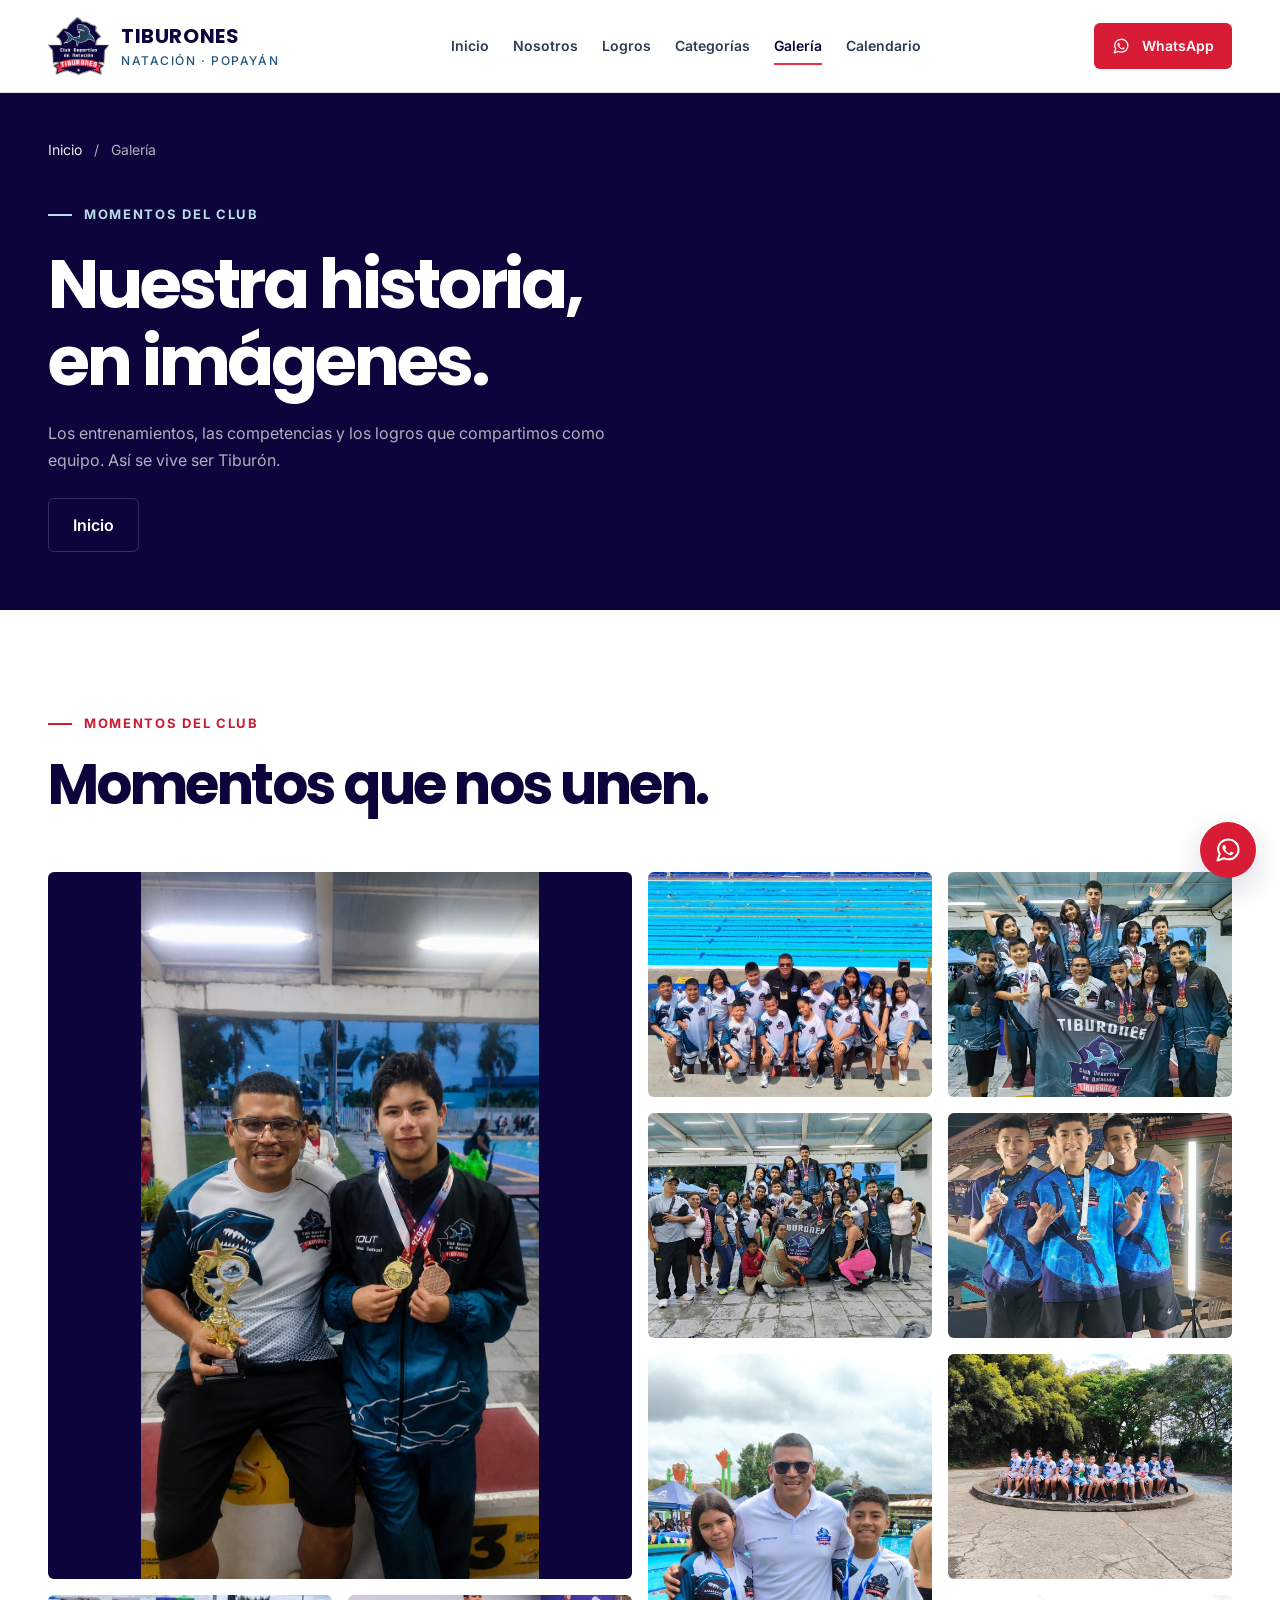
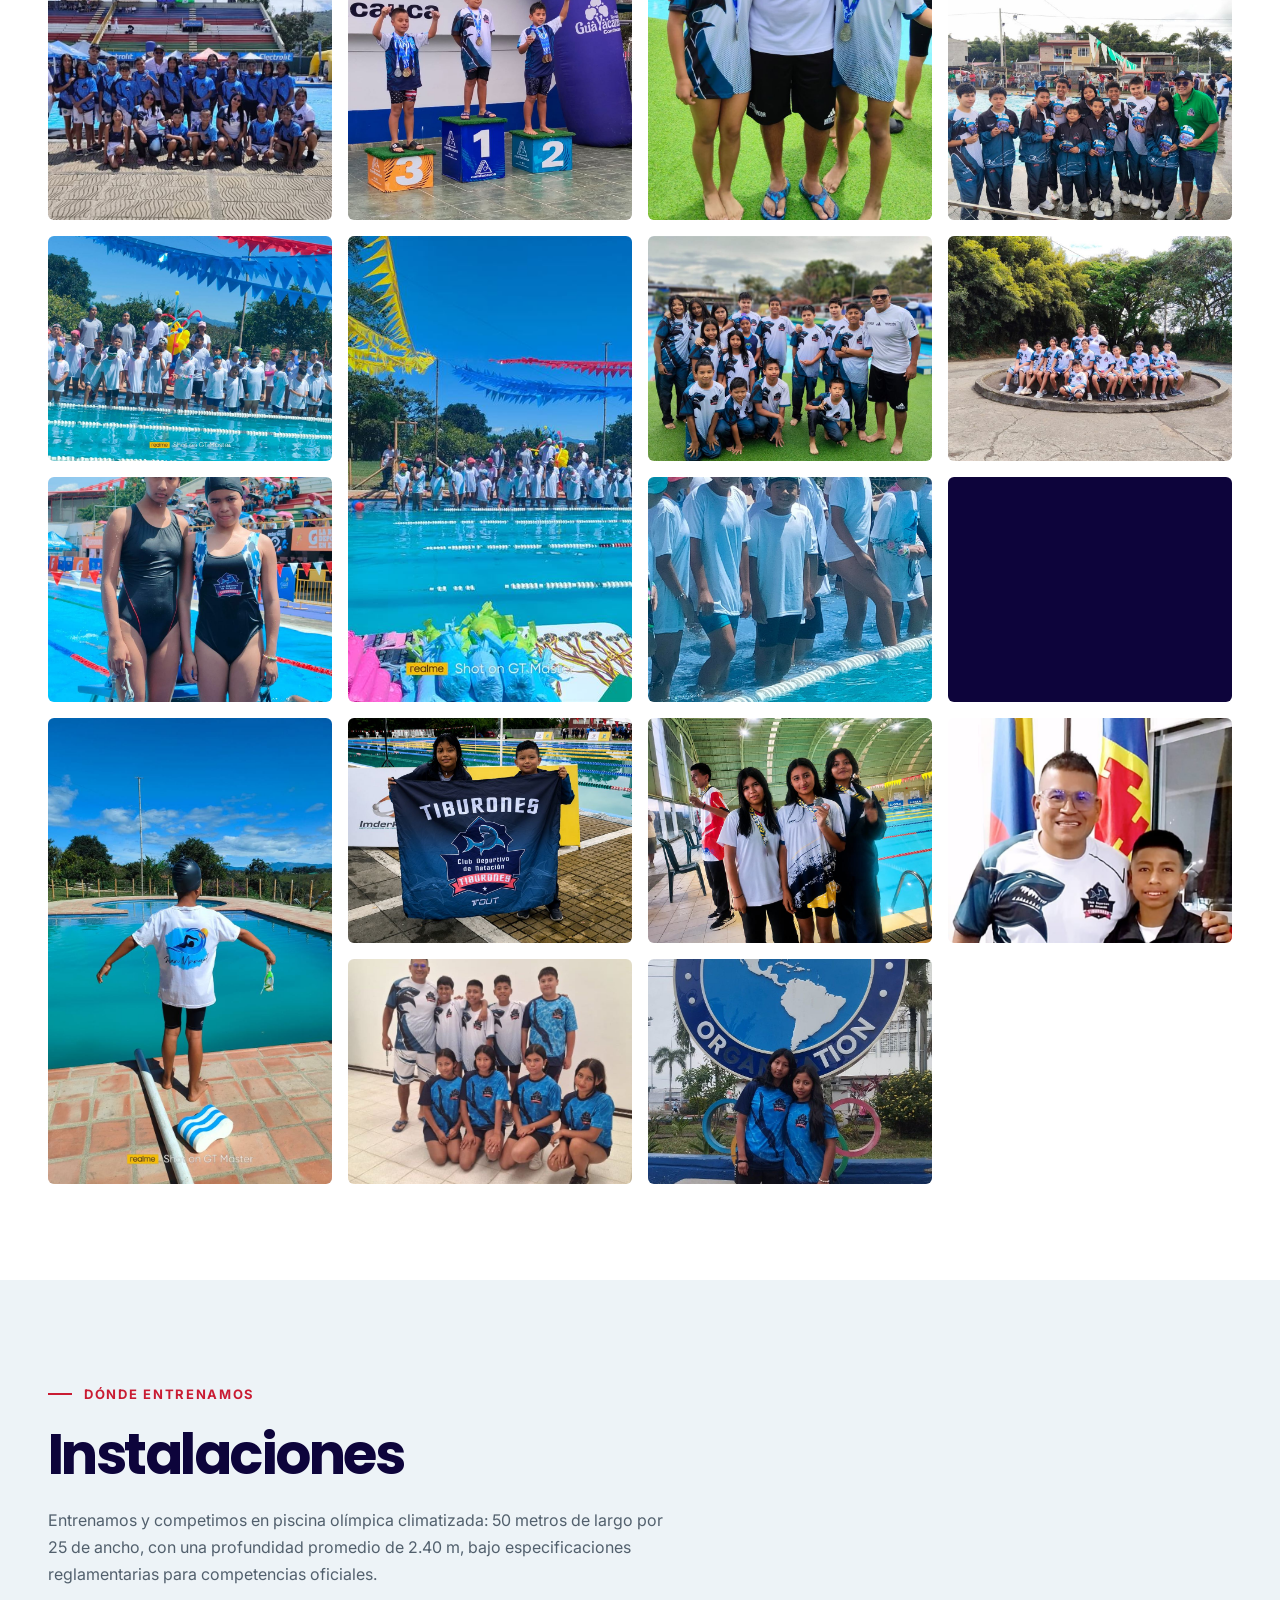
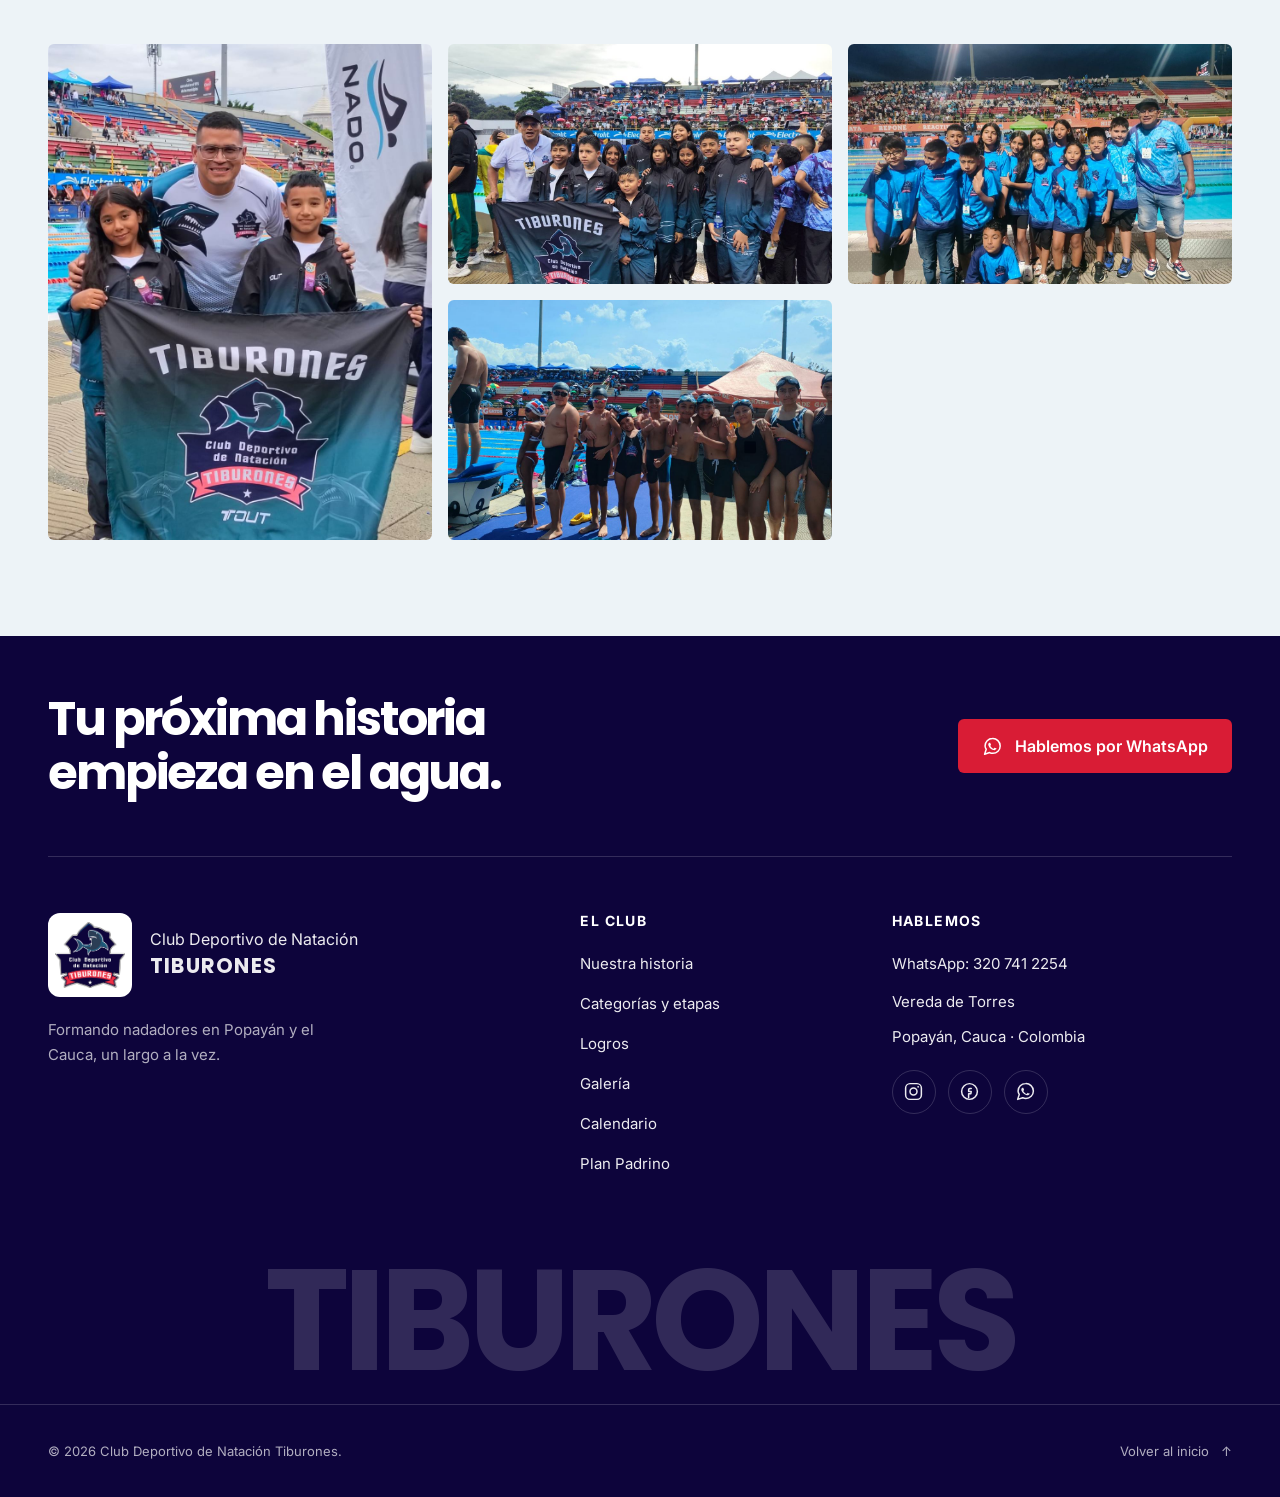
<file: galeria/index.html>
<!DOCTYPE html>
<html lang="es">
<head>
  <meta charset="UTF-8">
  <meta name="viewport" content="width=device-width, initial-scale=1.0">
  <title>Galería completa — Club Deportivo de Natación Tiburones</title>
  <meta name="theme-color" content="#0d043b">
  <link rel="canonical" href="https://joatjesed2000-hue.github.io/club-natacion/galeria/">
  <meta property="og:type" content="website">
  <meta property="og:locale" content="es_CO">
  <meta property="og:title" content="Galería completa — Club Deportivo de Natación Tiburones">
  <meta property="og:description" content="Todas las fotos del Club Deportivo de Natación Tiburones: torneos, medallas, entrenamientos y salidas del equipo en Popayán y el Cauca.">
  <meta property="og:url" content="https://joatjesed2000-hue.github.io/club-natacion/galeria/">
  <meta name="description" content="Todas las fotos del Club Deportivo de Natación Tiburones: torneos, medallas, entrenamientos y salidas del equipo en Popayán y el Cauca.">

  <link rel="icon" type="image/png" href="../assets/images/favicon.png">

  <link rel="preconnect" href="https://fonts.googleapis.com">
  <link rel="preconnect" href="https://fonts.gstatic.com" crossorigin>
  <link href="https://fonts.googleapis.com/css2?family=Inter:wght@400;500;600&family=Poppins:wght@600;700&display=swap" rel="stylesheet">

  <!-- Orden importa: variables primero (paleta/tipografía), después el resto -->
  <link rel="stylesheet" href="../css/variables.css">
  <link rel="stylesheet" href="../css/reset.css">
  <link rel="stylesheet" href="../css/base.css">
  <link rel="stylesheet" href="../css/components.css">
  <link rel="stylesheet" href="../css/layout.css">
  <link rel="stylesheet" href="../css/sections.css">
</head>
<body data-subpage>


  <a class="skip-link" href="#contenido">Saltar al contenido</a>
  <noscript><nav class="no-js-nav" aria-label="Navegación"><a href="../">Inicio</a><a href="../galeria/">Galería</a><a href="../calendario/">Calendario</a><a href="https://wa.me/573207412254">WhatsApp</a></nav></noscript>
  <div id="navbar-placeholder"></div>

  <main id="contenido">

    <!-- ================= ENCABEZADO ================= -->
    <section class="page-header section-wave">

      <div class="container">
        <nav class="breadcrumb" aria-label="Ruta de navegación"><a href="../">Inicio</a><span aria-hidden="true">/</span><span aria-current="page">Galería</span></nav>
        <span class="eyebrow">Momentos del club</span>
        <h1>Nuestra historia,<br>en imágenes.</h1>
        <p>Los entrenamientos, las competencias y los logros que compartimos como equipo. Así se vive ser Tiburón.</p>
        <a href="../" class="btn btn--outline page-header__cta">Inicio</a>
      </div>
    </section>

    <!-- ================= GALERÍA COMPLETA ================= -->
    <section class="section" id="fotos">
      <div class="container">
        <div class="section-heading" data-reveal>
          <span class="eyebrow">Momentos del club</span>
          <h2>Momentos que nos unen.</h2>
        </div>

        <div class="photo-grid lightbox-gallery">
          <div class="photo-grid__item photo-grid__item--featured" data-reveal>
            <img src="../assets/images/galeria-1.jpg" alt="Entrenador del club junto a un nadador con su trofeo y medallas" loading="lazy" width="941" height="1672" decoding="async">
          </div>
          <div class="photo-grid__item" data-reveal>
            <img src="../assets/images/hero-team.jpg" alt="Equipo del club en la piscina olímpica antes de una competencia" loading="lazy" width="1600" height="742" decoding="async">
          </div>
          <div class="photo-grid__item" data-reveal>
            <img src="../assets/images/carousel-1.jpg" alt="Nadadores del club posando con medallas y el trofeo del club" loading="lazy" width="1100" height="825" decoding="async">
          </div>
          <div class="photo-grid__item" data-reveal>
            <img src="../assets/images/carousel-2.jpg" alt="Equipo Tiburones con sus medallas tras una competencia" loading="lazy" width="1100" height="825" decoding="async">
          </div>
          <div class="photo-grid__item" data-reveal>
            <img src="../assets/images/carousel-3.jpg" alt="Tres nadadores del club mostrando sus medallas" loading="lazy" width="1100" height="1467" decoding="async">
          </div>
          <div class="photo-grid__item" data-reveal>
            <img src="../assets/images/carousel-4.jpg" alt="Equipo Tiburones con la bandera del club junto a la piscina" loading="lazy" width="1100" height="1467" decoding="async">
          </div>
          <div class="photo-grid__item" data-reveal>
            <img src="../assets/images/carousel-5.jpg" alt="Entrenador del club junto a dos nadadores con medalla" loading="lazy" width="1100" height="825" decoding="async">
          </div>
          <div class="photo-grid__item" data-reveal>
            <img src="../assets/images/coach-team.jpg" alt="Cuerpo técnico del club junto al equipo completo en la piscina" loading="lazy" width="1200" height="540" decoding="async">
          </div>
          <div class="photo-grid__item" data-reveal>
            <img src="../assets/images/galeria-2.jpg" alt="Podio de una competencia con tres nadadores del club celebrando" loading="lazy" width="1000" height="1333" decoding="async">
          </div>
          <div class="photo-grid__item" data-reveal>
            <img src="../assets/images/galeria-3.jpg" alt="Equipo del club con sus medallas junto al entrenador, en un día de lluvia" loading="lazy" width="1000" height="750" decoding="async">
          </div>
          <div class="photo-grid__item" data-reveal>
            <img src="../assets/images/galeria-4.jpg" alt="Grupo grande de nadadores del club en una jornada junto a la piscina" loading="lazy" width="1000" height="750" decoding="async">
          </div>
          <div class="photo-grid__item" data-reveal>
            <img src="../assets/images/galeria-5.jpg" alt="Evento del club en la piscina con banderines y decoración" loading="lazy" width="1000" height="750" decoding="async">
          </div>
          <div class="photo-grid__item" data-reveal>
            <img src="../assets/images/galeria-6.jpg" alt="Equipo completo del club junto a su entrenador" loading="lazy" width="1000" height="750" decoding="async">
          </div>
          <div class="photo-grid__item" data-reveal>
            <img src="../assets/images/galeria-7.jpg" alt="Nadadores del club en una salida junto a una entrenadora" loading="lazy" width="1000" height="750" decoding="async">
          </div>
          <div class="photo-grid__item" data-reveal>
            <img src="../assets/images/galeria-8.jpg" alt="Dos nadadoras del club listas para competir" loading="lazy" width="1000" height="1333" decoding="async">
          </div>
          <div class="photo-grid__item" data-reveal>
            <img src="../assets/images/galeria-9.jpg" alt="Nadadores del club junto a la piscina con gorros y antiparras" loading="lazy" width="1000" height="1333" decoding="async">
          </div>
          <div class="photo-grid__item" data-reveal>
            <img src="../assets/images/galeria-10.jpg" alt="Entrenador junto a cuatro nadadores del club con medalla de bronce" loading="lazy" width="1000" height="750" decoding="async">
          </div>
          <div class="photo-grid__item" data-reveal>
            <img src="../assets/images/galeria-11.jpg" alt="Nadador del club junto a la piscina" loading="lazy" width="1000" height="1333" decoding="async">
          </div>
          <div class="photo-grid__item" data-reveal>
            <img src="../assets/images/galeria-12.jpg" alt="Dos nadadores del club sosteniendo la bandera de Tiburones en un evento" loading="lazy" width="1000" height="1333" decoding="async">
          </div>
          <div class="photo-grid__item" data-reveal>
            <img src="../assets/images/galeria-13.jpg" alt="Cuatro nadadores del club con sus medallas en una piscina cubierta" loading="lazy" width="1000" height="750" decoding="async">
          </div>
          <div class="photo-grid__item" data-reveal>
            <img src="../assets/images/galeria-14.jpg" alt="Entrenador del club junto a un nadador, con banderas de fondo" loading="lazy" width="759" height="1015" decoding="async">
          </div>
          <div class="photo-grid__item" data-reveal>
            <img src="../assets/images/galeria-15.jpg" alt="Foto grupal del equipo del club junto a su entrenador" loading="lazy" width="720" height="725" decoding="async">
          </div>
          <div class="photo-grid__item" data-reveal>
            <img src="../assets/images/galeria-16.jpg" alt="Dos nadadoras del club en un torneo panamericano" loading="lazy" width="953" height="1453" decoding="async">
          </div>
        </div>
      </div>
    </section>

    <!-- ================= INSTALACIONES ================= -->
    <section id="instalaciones" class="section section--alt">
      <div class="container">
        <div class="section-heading" data-reveal>
          <span class="eyebrow">Dónde entrenamos</span>
          <h2>Instalaciones</h2>
          <p>Entrenamos y competimos en piscina olímpica climatizada: 50 metros de largo por 25 de ancho, con una profundidad promedio de 2.40 m, bajo especificaciones reglamentarias para competencias oficiales.</p>
        </div>

        <div class="gallery lightbox-gallery">
          <div class="gallery__item gallery__item--tall" data-reveal>
            <img src="../assets/images/gallery-4.jpg" alt="Nadador del club listo para entrenar junto a la piscina" loading="lazy" width="900" height="1200" decoding="async">
          </div>
          <div class="gallery__item" data-reveal>
            <img src="../assets/images/gallery-1.jpg" alt="Equipo Tiburones sosteniendo la bandera del club en un torneo" loading="lazy" width="1200" height="900" decoding="async">
          </div>
          <div class="gallery__item" data-reveal>
            <img src="../assets/images/gallery-2.jpg" alt="Nadadores del club listos para competir junto a la piscina" loading="lazy" width="1200" height="900" decoding="async">
          </div>
          <div class="gallery__item" data-reveal>
            <img src="../assets/images/gallery-3.jpg" alt="Equipo del club en una salida junto a su entrenador" loading="lazy" width="1200" height="900" decoding="async">
          </div>
        </div>
      </div>
    </section>

  </main>

  <div id="footer-placeholder"></div>

  <!-- Componentes primero (definen los templates), main.js al final (los inyecta y agrega la interacción) -->
  <script src="../js/components/navbar.js"></script>
  <script src="../js/components/footer.js"></script>
  <script src="../js/main.js"></script>
</body>
</html>
</file>
<file: css/variables.css>
/* ==========================================================================
   VARIABLES GLOBALES — Club Tiburones
   Única fuente de verdad para colores, tipografía, espaciados y efectos.
   No hardcodear valores en otros archivos: siempre usar var(--...).
   Paleta oficial del club (.docs/Copia de Paleta de colores.png):
   navy #0d043b · azul #22557a · slate #2b3d55 · rojo #f32c43 · hover #2993e0
   ========================================================================== */

:root {
  /* ---- Paleta de marca (oficial, no modificar sin aprobación del club) ---- */
  --color-navy: #0d043b;      /* fondo hero/navbar/footer */
  --color-blue: #22557a;      /* azul principal, links, botones */
  --color-slate: #2b3d55;     /* azul grisáceo, base de botones */
  --color-red: #f32c43;       /* rojo de marca, acentos y CTA */
  --color-sky: #2993e0;       /* azul claro, hover de botones */

  /* Versión "r, g, b" del azul y el rojo de marca, para armar rgba() (bordes/divisores/glow) */
  --color-blue-rgb: 34, 85, 122;
  --color-red-rgb: 243, 44, 67;

  --color-white: #ffffff;
  --color-black: #001219;

  --color-gray-900: #1b263b;      /* texto principal */
  --color-gray-600: #52606d;      /* texto secundario */
  --color-gray-300: #d9e2ec;      /* bordes, separadores */

  --color-success: #2dd881;
  --color-warning: #ffb703;

  /* Alias semánticos: usar estos en el resto del CSS */
  --color-bg: var(--color-white);
  --color-bg-alt: #edf3f7;        /* celeste de agua, derivado del azul de marca */
  --color-surface: var(--color-white);
  --color-text: var(--color-gray-900);
  --color-text-muted: var(--color-gray-600);
  --color-border: var(--color-gray-300);

  --color-brand: var(--color-blue);
  --color-brand-dark: var(--color-slate);
  --color-brand-darker: var(--color-navy);
  --color-brand-accent: var(--color-red);
  --color-action: #d91c35;
  --color-accent-text: #c91b32;
  --color-deep: #080225;
  --color-soft-blue: #b9dced;
  --color-dark-line: rgba(255, 255, 255, 0.16);
  --color-veil: rgba(13, 4, 59, 0.88);
  --color-soft-shadow: rgba(13, 4, 59, 0.1);
  --color-countdown: #146141;
  --color-countdown-bg: #e4f4ed;
  --color-soon: #805500;
  --color-soon-bg: #fff1cf;

  /* Texto sobre fondos oscuros (navy): navbar, footer, hero */
  --color-on-dark: rgba(255, 255, 255, 0.92);
  --color-on-dark-muted: rgba(255, 255, 255, 0.68);

  /* Degradé de botones, tal cual lo define la guía de marca del club */
  --gradient-btn: linear-gradient(135deg, var(--color-slate) 0%, var(--color-blue) 50%, var(--color-slate) 100%);
  --gradient-btn-hover: linear-gradient(135deg, var(--color-blue) 0%, var(--color-sky) 50%, var(--color-blue) 100%);

  /* Degradé "agua" reutilizable para hero / secciones oscuras */
  --gradient-ocean: linear-gradient(160deg, var(--color-navy) 0%, var(--color-slate) 55%, var(--color-blue) 100%);

  /* ---- Tipografía ---- */
  --font-heading: "Poppins", "Segoe UI", sans-serif;
  --font-body: "Inter", "Segoe UI", sans-serif;

  --fs-xs: 0.8125rem;
  --fs-sm: 0.9375rem;
  --fs-base: 1rem;
  --fs-md: 1.15rem;
  --fs-lg: clamp(1.4rem, 1.1rem + 1.2vw, 1.9rem);
  --fs-xl: clamp(2rem, 1.3rem + 2.8vw, 3.5rem);
  --fs-2xl: clamp(3rem, 1.6rem + 5.4vw, 6rem);

  --fw-regular: 400;
  --fw-medium: 500;
  --fw-semibold: 600;
  --fw-bold: 700;

  --lh-tight: 1.15;
  --lh-normal: 1.55;

  /* ---- Espaciado (escala consistente) ---- */
  --space-2xs: 0.25rem;
  --space-xs: 0.5rem;
  --space-sm: 0.75rem;
  --space-md: 1.25rem;
  --space-lg: 2rem;
  --space-xl: 3.5rem;
  --space-2xl: 6rem;

  --container-width: 1360px;
  --container-padding: clamp(1.25rem, 4vw, 3rem);

  /* ---- Bordes, sombras, transiciones ---- */
  --radius-sm: 6px;
  --radius-md: 12px;
  --radius-lg: 18px;
  --radius-full: 999px;

  --shadow-sm: 0 2px 8px rgba(13, 4, 59, 0.08);
  --shadow-md: 0 12px 32px rgba(13, 4, 59, 0.16);
  --shadow-lg: 0 20px 48px rgba(13, 4, 59, 0.24);

  --transition-fast: 0.2s ease;
  --transition-base: 0.35s ease;

  --navbar-height: 92px;
}
</file>
<file: css/base.css>
/* Tipografía, composición y accesibilidad compartidas. */
body{font-family:var(--font-body);font-size:var(--fs-base);line-height:1.7;color:var(--color-text);background:var(--color-bg);-webkit-font-smoothing:antialiased}
h1,h2,h3,h4{font-family:var(--font-heading);font-weight:var(--fw-bold);color:var(--color-navy);letter-spacing:-.045em;line-height:1.12;text-wrap:balance}
h2{font-size:var(--fs-xl)}h3{font-size:var(--fs-lg)}p{color:var(--color-text-muted)}
a,button{-webkit-tap-highlight-color:transparent}
a:focus-visible,button:focus-visible,[tabindex]:focus-visible{outline:3px solid var(--color-sky);outline-offset:5px}
::selection{background:var(--color-navy);color:var(--color-white)}
.container{width:100%;max-width:var(--container-width);margin-inline:auto;padding-inline:var(--container-padding)}
.section{padding-block:var(--space-2xl)}.section--alt{background:var(--color-bg-alt)}
.section--tight-bottom{padding-bottom:var(--space-xl)}.section--tight-top{padding-top:var(--space-xl)}.section--roomy-bottom{padding-bottom:var(--space-2xl)}
.section-heading{max-width:730px;margin-bottom:var(--space-xl);text-align:left}
.section-heading p{margin-top:var(--space-md);max-width:630px}
.eyebrow{display:inline-flex;align-items:center;gap:12px;font-weight:var(--fw-bold);font-size:var(--fs-xs);letter-spacing:.13em;text-transform:uppercase;color:var(--color-accent-text);margin-bottom:var(--space-md);line-height:1.5}
.eyebrow::before{content:"";width:24px;height:2px;background:currentColor;flex-shrink:0}
.text-center{text-align:center}.sr-only{position:absolute;width:1px;height:1px;overflow:hidden;clip:rect(0,0,0,0);white-space:nowrap}
.skip-link{position:fixed;top:12px;left:12px;z-index:2000;background:var(--color-white);color:var(--color-navy);padding:12px 20px;transform:translateY(-180%);font-weight:var(--fw-bold)}.skip-link:focus{transform:translateY(0)}
.no-js-nav{padding:16px;background:var(--color-white);display:flex;flex-wrap:wrap;gap:20px}
[data-reveal]{opacity:1;transform:none}.reveal-ready{opacity:0;transform:translateY(18px);transition:opacity .55s ease,transform .55s ease}.reveal-ready.is-visible{opacity:1;transform:none}
.text-link{display:inline-flex;gap:12px;align-items:center;min-height:44px;font-weight:var(--fw-semibold);color:var(--color-blue);border-bottom:1px solid currentColor}
@media(max-width:700px){:root{--space-2xl:4rem;--space-xl:2.5rem;--navbar-height:80px}.section-heading{margin-bottom:var(--space-lg)}h2{line-height:1.16}}
@media(prefers-reduced-motion:reduce){html{scroll-behavior:auto}*,*::before,*::after{animation:none!important;transition:none!important}[data-reveal],.reveal-ready{opacity:1!important;transform:none!important}}
</file>
<file: css/components.css>
/* Controles y superficies compartidos. */
.btn{display:inline-flex;align-items:center;justify-content:center;gap:12px;min-height:54px;padding:13px 24px;border-radius:var(--radius-sm);font-family:var(--font-body);font-weight:var(--fw-semibold);font-size:var(--fs-base);line-height:1.4;text-align:center;transition:background var(--transition-fast),transform var(--transition-fast),box-shadow var(--transition-fast)}
.btn:hover{transform:translateY(-2px)}.btn--primary{background:var(--color-white);color:var(--color-navy)}.btn--brand{background:var(--color-navy);color:var(--color-white)}.btn--brand:hover{background:var(--color-blue)}.btn--accent{background:var(--color-action);color:var(--color-white)}.btn--accent:hover{background:var(--color-accent-text);box-shadow:var(--shadow-sm)}
.btn--outline{border:1px solid var(--color-border);color:var(--color-navy);background:transparent}.btn--outline:hover{background:var(--color-bg-alt)}
.btn--light-outline{border:1px solid var(--color-dark-line);color:var(--color-white)}
.icon{width:1.3em;height:1.3em;flex-shrink:0;stroke:currentColor}
.card{background:var(--color-surface);padding:32px;border:1px solid var(--color-border);border-radius:var(--radius-sm);min-width:0}
.card__icon{display:flex;align-items:center;justify-content:center;width:46px;height:46px;margin-bottom:24px;color:var(--color-blue)}.card__icon .icon{width:29px;height:29px}.card h3{font-size:1.25rem;margin-bottom:13px;letter-spacing:-.03em}.card p{font-size:var(--fs-base)}
.badge{display:inline-flex;align-items:center;font-size:var(--fs-xs);font-weight:var(--fw-semibold);letter-spacing:.13em;text-transform:uppercase;color:var(--color-blue);line-height:1.5}
.carousel{position:relative;overflow:hidden;border-radius:var(--radius-md);aspect-ratio:4/3;background:var(--color-navy)}
.carousel__track{display:flex;height:100%;transition:transform var(--transition-base)}.carousel__slide{flex:0 0 100%;height:100%;min-width:0}.carousel__slide img{width:100%;height:100%;object-fit:contain}
.carousel__controls{display:flex;align-items:center;justify-content:space-between;gap:16px;margin-top:14px}
.carousel__btn,.carousel__pause{min-height:44px;min-width:44px;display:inline-flex;align-items:center;justify-content:center;background:var(--color-white);color:var(--color-navy);border:1px solid var(--color-border);border-radius:var(--radius-sm);font-size:.875rem;transition:background var(--transition-fast)}
.carousel__btn:hover,.carousel__pause:hover{background:var(--color-bg-alt)}.carousel__pause{padding-inline:14px}.carousel__btn--prev,.carousel__btn--next{position:absolute;bottom:16px;z-index:2;background:var(--color-veil);color:var(--color-white);border-color:var(--color-dark-line)}.carousel__btn--prev{right:68px}.carousel__btn--next{right:16px}
.carousel__dots{display:flex;gap:0;align-items:center}.carousel__dot{width:32px;height:44px;display:grid;place-items:center}.carousel__dot::before{content:"";width:7px;height:7px;background:var(--color-border);border-radius:50%}.carousel__dot.is-active::before{background:var(--color-red);width:18px;border-radius:10px}
.carousel__position{position:absolute;left:18px;bottom:18px;background:var(--color-veil);color:var(--color-white);padding:6px 12px;border-radius:var(--radius-sm);font-size:.875rem}
.whatsapp-fab{position:fixed;right:24px;bottom:max(22px,env(safe-area-inset-bottom));z-index:90;display:flex;align-items:center;justify-content:center;width:56px;height:56px;border-radius:50%;background:var(--color-action);color:var(--color-white);box-shadow:var(--shadow-md);transition:transform var(--transition-fast)}.whatsapp-fab .icon{width:28px;height:28px}.whatsapp-fab:hover{transform:translateY(-3px)}
.lightbox-gallery img{cursor:zoom-in}.lightbox-gallery img:focus-visible{outline-offset:-5px}
.lightbox{position:fixed;inset:0;width:100%;height:100%;max-width:none;max-height:none;margin:0;padding:24px;border:0;background:var(--color-deep);color:var(--color-white);overflow:hidden}.lightbox:not([open]){display:none}.lightbox[open]{display:flex;align-items:center;justify-content:center}.lightbox::backdrop{background:var(--color-deep)}
.lightbox__figure{margin:0;display:flex;flex-direction:column;align-items:center;gap:18px;max-width:100%}.lightbox__img{max-width:min(86vw,1240px);max-height:calc(100dvh - 160px);width:auto;height:auto;object-fit:contain}.lightbox__caption{text-align:center;color:var(--color-on-dark);max-width:min(760px,84vw);font-size:.875rem;line-height:1.5}.lightbox__counter{position:fixed;top:24px;left:26px;color:var(--color-on-dark);font-size:.875rem}
.lightbox__nav,.lightbox__close{position:fixed;width:48px;height:48px;display:flex;align-items:center;justify-content:center;color:var(--color-white);border:1px solid var(--color-dark-line);border-radius:50%;background:var(--color-navy)}.lightbox__close{top:18px;right:20px}.lightbox__nav{top:50%;transform:translateY(-50%)}.lightbox__nav--prev{left:16px}.lightbox__nav--next{right:16px}.lightbox__nav[hidden]{display:none}.lightbox__nav:hover,.lightbox__close:hover{background:var(--color-blue)}
@media(max-width:600px){.btn{padding-inline:20px}.card{padding:25px}.whatsapp-fab{width:52px;height:52px;right:16px;bottom:max(16px,env(safe-area-inset-bottom))}.lightbox{padding:16px}.lightbox__img{max-width:100%;max-height:calc(100dvh - 200px)}.lightbox__nav{top:auto;bottom:24px;transform:none}.lightbox__nav--prev{left:calc(50% - 62px)}.lightbox__nav--next{right:calc(50% - 62px)}.lightbox__caption{max-width:90vw}}
</file>
<file: css/layout.css>
/* Navegación y contacto. La paleta se define en variables.css. */
#navbar-placeholder{position:sticky;top:0;z-index:100}
.navbar{background:var(--color-white);border-bottom:1px solid var(--color-border)}.navbar.is-scrolled{box-shadow:var(--shadow-sm)}
.navbar__inner{min-height:var(--navbar-height);display:flex;align-items:center;justify-content:space-between;gap:24px}
.navbar__brand{display:flex;align-items:center;gap:12px;color:var(--color-navy);flex-shrink:0}
.navbar__logo-badge{display:block;width:61px;height:58px;flex-shrink:0}.navbar__logo-badge img{width:100%;height:100%;object-fit:contain}
.navbar__brand-text{font-family:var(--font-heading);font-weight:var(--fw-bold);font-size:1.25rem;line-height:1.15;letter-spacing:.03em}
.navbar__brand-text small{display:block;font-family:var(--font-body);font-size:.75rem;letter-spacing:.13em;margin-top:6px;font-weight:var(--fw-medium);color:var(--color-blue)}
.navbar__links{display:flex;align-items:center;gap:24px;font-size:.875rem;font-weight:var(--fw-semibold)}
.navbar__links a{display:flex;align-items:center;min-height:44px;color:var(--color-slate);position:relative}
.navbar__links a::after{content:"";position:absolute;left:0;bottom:3px;width:0;height:2px;background:var(--color-red);transition:width var(--transition-fast)}
.navbar__links a:hover::after,.navbar__links a[aria-current]::after{width:100%}.navbar__links a:hover,.navbar__links a[aria-current]{color:var(--color-navy)}
.navbar__cta{flex-shrink:0;padding-inline:18px!important;min-height:44px!important;font-size:.875rem!important}
.navbar__toggle{display:none;align-items:center;justify-content:center;flex-direction:column;gap:5px;min-height:44px;min-width:44px}
.navbar__toggle span{width:23px;height:2px;background:var(--color-navy);transition:transform var(--transition-fast),opacity var(--transition-fast)}
.navbar__toggle.is-active span:nth-child(1){transform:translateY(7px) rotate(45deg)}.navbar__toggle.is-active span:nth-child(2){opacity:0}.navbar__toggle.is-active span:nth-child(3){transform:translateY(-7px) rotate(-45deg)}.navbar__mobile-cta{display:none}
.footer{background:var(--color-navy);color:var(--color-on-dark);padding-top:var(--space-xl)}
.footer__headline{padding-bottom:var(--space-xl);margin-bottom:var(--space-xl);display:flex;justify-content:space-between;align-items:center;gap:32px;border-bottom:1px solid var(--color-dark-line)}
.footer__headline h2{color:var(--color-white);font-size:clamp(1.9rem,4vw,3rem);max-width:680px}.footer__headline .btn{flex-shrink:0}
.footer__inner{display:grid;grid-template-columns:1.4fr .75fr 1fr;gap:var(--space-xl);padding-bottom:var(--space-xl)}
.footer__brand{display:flex;flex-direction:column;align-items:flex-start;gap:var(--space-xs)}
.footer__brandline{display:flex;gap:18px;align-items:center;margin-bottom:12px}.footer__brandline>div{max-width:210px;font-size:1rem;line-height:1.45}.footer__brandline strong{font-family:var(--font-heading);font-size:1.3rem;letter-spacing:.06em;display:block}
.footer__logo-badge{display:flex;align-items:center;justify-content:center;width:84px;height:84px;background:var(--color-white);border-radius:var(--radius-md);overflow:hidden;flex-shrink:0;padding:7px}.footer__logo-badge img{width:100%;height:100%;object-fit:contain}
.footer__tagline{color:var(--color-on-dark-muted);font-size:var(--fs-sm);max-width:300px}
.footer h4{color:var(--color-white);font-family:var(--font-body);font-size:.875rem;letter-spacing:.1em;text-transform:uppercase;margin-bottom:var(--space-md)}
.footer__col ul{display:flex;flex-direction:column;gap:10px;font-size:var(--fs-sm)}.footer__col a{color:var(--color-on-dark);display:inline-flex;align-items:center;min-height:30px}.footer__col a:hover{color:var(--color-soft-blue)}
.footer__social{flex-direction:row!important;flex-wrap:wrap;gap:12px!important;margin-top:var(--space-md)}.footer__social a{display:flex;align-items:center;justify-content:center;width:44px;height:44px;border:1px solid var(--color-dark-line);border-radius:50%}.footer__social a:hover{background:var(--color-blue)}.footer__social .icon{width:21px;height:21px}
.footer__wordmark{font-family:var(--font-heading);font-size:clamp(2.8rem,11.2vw,10rem);font-weight:var(--fw-bold);line-height:1.18;letter-spacing:-.04em;text-align:center;color:var(--color-on-dark-muted);opacity:.22;white-space:nowrap}
.footer__bottom{border-top:1px solid var(--color-dark-line);padding-block:24px}.footer__bottom>.container{display:flex;justify-content:space-between;gap:20px;align-items:center}.footer__bottom p,.footer__bottom a{font-size:var(--fs-xs);color:var(--color-on-dark-muted)}.footer__bottom a{min-height:44px;display:flex;align-items:center;gap:12px}.footer__bottom a:hover{color:var(--color-white)}
@media(max-width:1120px){.navbar__toggle{display:flex}.navbar__cta{margin-left:auto}.navbar__links{display:none;position:absolute;top:100%;left:0;right:0;flex-direction:column;align-items:stretch;gap:0;background:var(--color-white);padding:12px var(--container-padding) 24px;box-shadow:var(--shadow-md);max-height:calc(100dvh - var(--navbar-height));overflow-y:auto}.navbar__links.is-open{display:flex}.navbar__links a{min-height:46px;padding:8px 0}.navbar__links a::after{display:none}.navbar__links li+li{border-top:1px solid var(--color-border)}.navbar__mobile-cta{display:block}.navbar__links .navbar__mobile-cta a{color:var(--color-accent-text)}}
@media(max-width:800px){.footer__headline{align-items:flex-start;flex-direction:column}.footer__inner{grid-template-columns:1fr 1fr}.footer__brand{grid-column:1/-1}.footer__brandline>div{max-width:none}.footer__tagline{max-width:500px}}
@media(max-width:550px){.navbar__inner{gap:10px}.navbar__logo-badge{width:47px;height:46px}.navbar__brand-text{font-size:1.1rem}.navbar__brand-text small{font-size:.75rem;letter-spacing:.06em}.navbar__cta{display:none}.navbar__toggle{margin-left:auto}.footer__inner{grid-template-columns:1fr;gap:32px}.footer__col ul{gap:8px}.footer__col a{min-height:36px}.footer__bottom>.container{align-items:flex-start;flex-direction:column;gap:4px}.footer__wordmark{font-size:11vw}}
</file>
<file: css/sections.css>
/* Inicio: una portada editorial con el equipo real como protagonista. */
.hero{background:var(--color-bg);padding:44px 0 0;color:var(--color-navy)}
.hero__topline{display:flex;align-items:center;justify-content:space-between;gap:24px;margin-bottom:28px}.hero__topline>span:last-child{font-size:var(--fs-xs);color:var(--color-text-muted)}
.hero__intro{display:grid;grid-template-columns:1.25fr 1fr;align-items:end;gap:64px;margin-bottom:36px}.hero h1{font-size:var(--fs-2xl);line-height:1.035;letter-spacing:-.065em}.hero h1 span{display:block;color:var(--color-accent-text)}
.hero__description{max-width:440px;margin-left:auto;padding-bottom:6px}.hero__description>p{font-size:1.0625rem;line-height:1.75}.hero__actions{display:flex;align-items:center;flex-wrap:wrap;gap:12px;margin-top:24px}
.hero__media{position:relative;margin:0;border-radius:var(--radius-md);overflow:hidden;background:var(--color-navy)}.hero__media img{width:100%;aspect-ratio:2.65;object-fit:cover;object-position:center 65%;height:auto}.hero__media figcaption{display:flex;align-items:center;justify-content:space-between;gap:20px;padding:17px 24px;background:var(--color-navy);color:var(--color-white);font-size:.875rem}.hero__media figcaption span:first-child{font-weight:var(--fw-semibold)}.hero__media figcaption a{display:inline-flex;align-items:center;gap:14px;min-height:32px;color:var(--color-on-dark)}
.hero__signature{display:flex;justify-content:space-between;gap:24px;align-items:center;padding-block:22px;border-bottom:1px solid var(--color-border);font-size:.8125rem;letter-spacing:.11em;color:var(--color-blue);font-weight:var(--fw-semibold)}
.about{display:grid;grid-template-columns:1.04fr 1fr;gap:72px;align-items:center}.about__media{position:relative;min-width:0}.about__text h2{margin-bottom:25px}.about__text p+p{margin-top:18px}.about__text .text-link{margin-top:22px}
.about__stats{display:grid;grid-template-columns:repeat(3,minmax(0,1fr));margin-top:22px;border-top:1px solid var(--color-border);padding-top:23px}.about__stat{padding-inline:14px;border-right:1px solid var(--color-border);text-align:left}.about__stat:first-child{padding-left:0}.about__stat:last-child{border:0;padding-right:0}.about__stat strong{display:block;font-family:var(--font-heading);font-size:1.8rem;letter-spacing:-.05em;line-height:1.2;color:var(--color-navy)}.about__stat span{display:block;font-size:.8125rem;line-height:1.5;margin-top:6px;color:var(--color-text-muted)}
.categories-grid{display:grid;grid-template-columns:repeat(3,minmax(0,1fr));gap:20px}
#mision-vision .categories-grid{gap:0;border-top:1px solid var(--color-border);border-bottom:1px solid var(--color-border)}#mision-vision .card{border:0;border-radius:0;background:transparent;padding:30px}#mision-vision .card:first-child{padding-left:0}#mision-vision .card:last-child{padding-right:0}#mision-vision .card+.card{border-left:1px solid var(--color-border)}#mision-vision .card__icon{color:var(--color-accent-text)}
#logros{background:var(--color-navy);position:relative;color:var(--color-white);padding-block:var(--space-2xl)}#logros .section-heading{max-width:840px}#logros h2,#logros h3{color:var(--color-white)}#logros .eyebrow{color:var(--color-soft-blue)}#logros p{color:var(--color-on-dark-muted)}#logros .categories-grid{grid-template-columns:repeat(4,minmax(0,1fr));gap:0;border-top:1px solid var(--color-dark-line)}#logros .card{padding:32px 24px 0;border:0;border-left:1px solid var(--color-dark-line);border-radius:0;background:transparent}#logros .card:first-child{border-left:0;padding-left:0}#logros .card:last-child{padding-right:0}#logros .card__icon{color:var(--color-soft-blue);margin-bottom:20px}#logros .card h3{font-size:1.4rem;line-height:1.2}#logros .card p{font-size:.9375rem}
#categorias{padding-block:var(--space-2xl)}#categorias .section-heading{max-width:720px}#categorias .categories-grid{grid-template-columns:repeat(6,minmax(0,1fr));gap:18px}#categorias .card{grid-column:span 2;background:var(--color-bg-alt);border-color:transparent;position:relative}#categorias .card:nth-child(n+4){grid-column:span 3;background:var(--color-white);border-color:var(--color-border)}#categorias .card__icon{display:none}.stage-label{display:flex;align-items:center;gap:12px;font-size:.8125rem;letter-spacing:.08em;font-weight:var(--fw-semibold);color:var(--color-blue);margin-bottom:25px}.stage-label strong{font-family:var(--font-heading);font-size:1.65rem;letter-spacing:-.04em;line-height:1.2;color:var(--color-accent-text)}
.staff{display:grid;grid-template-columns:1fr 1.05fr;gap:64px;align-items:center}.staff__media img{width:100%;height:auto;border-radius:var(--radius-md)}.staff__media-caption{font-family:var(--font-heading);font-size:1.5rem;color:var(--color-navy);line-height:1.3;letter-spacing:-.035em;border-left:3px solid var(--color-red);padding-left:20px;margin-top:24px;max-width:410px}.staff__text h2{margin-bottom:22px}.staff__text ul{display:flex;flex-direction:column;margin-top:24px}.staff__text li{display:flex;gap:13px;align-items:flex-start;padding-block:14px;border-bottom:1px solid var(--color-border);font-size:.9375rem}.staff__text li:first-child{border-top:1px solid var(--color-border)}.staff__text li .icon{color:var(--color-blue);margin-top:4px}
.padrino{display:grid;grid-template-columns:1fr 1fr;gap:72px;align-items:center;padding:56px;border:1px solid var(--color-border);border-top:5px solid var(--color-red);border-radius:var(--radius-md);background:var(--color-white)}.padrino__title h2{font-size:clamp(2rem,3.7vw,3.5rem)}.padrino__title h2 span{color:var(--color-accent-text)}.padrino__text p+p{margin-top:16px}.padrino__closing{font-weight:var(--fw-semibold);color:var(--color-navy)}.padrino .btn{margin-top:25px}#plan-padrino{background:var(--color-bg-alt)}
/* Páginas interiores: galería y calendario comparten el lenguaje visual. */
.page-header{background:var(--color-navy);color:var(--color-white);padding:42px 0 58px;position:relative;overflow:hidden}.breadcrumb{display:flex;align-items:center;gap:12px;font-size:.875rem;color:var(--color-on-dark-muted);margin-bottom:32px}.breadcrumb a{color:var(--color-on-dark);min-height:30px;display:inline-flex;align-items:center}.breadcrumb a:hover{text-decoration:underline}.page-header .eyebrow{color:var(--color-soft-blue)}.page-header h1{font-size:clamp(2.6rem,5.4vw,5rem);color:var(--color-white);max-width:900px}.page-header p{color:var(--color-on-dark-muted);max-width:600px;margin-top:20px}.page-header__cta{margin-top:24px;color:var(--color-white);border-color:var(--color-dark-line)}.page-header__cta:hover{background:var(--color-blue)}
.photo-grid{display:grid;grid-template-columns:repeat(4,minmax(0,1fr));grid-auto-rows:225px;gap:16px}.photo-grid__item{position:relative;border-radius:var(--radius-sm);overflow:hidden;background:var(--color-navy);min-width:0}.photo-grid__item--featured{grid-column:span 2;grid-row:span 3}.photo-grid__item img{width:100%;height:100%;object-fit:cover;transition:transform var(--transition-base)}.photo-grid__item--featured img{object-fit:contain}.photo-grid__item:hover img{transform:scale(1.035)}.photo-grid__item:nth-child(6n){grid-row:span 2}
.gallery{display:grid;grid-template-columns:repeat(3,minmax(0,1fr));grid-auto-rows:240px;gap:16px}.gallery__item{overflow:hidden;border-radius:var(--radius-sm);background:var(--color-navy)}.gallery__item img{width:100%;height:100%;object-fit:cover;transition:transform var(--transition-base)}.gallery__item:hover img{transform:scale(1.035)}.gallery__item--tall{grid-row:span 2}
.event-list{display:flex;flex-direction:column;gap:28px}.event-card{background:var(--color-white);border:1px solid var(--color-border);border-radius:var(--radius-md);overflow:hidden}.event-card__header{display:flex;align-items:center;gap:22px;padding:28px 32px;background:var(--color-bg-alt)}.event-card__logo{width:76px;height:76px;background:var(--color-white);border-radius:var(--radius-sm);display:flex;align-items:center;justify-content:center;flex-shrink:0}.event-card__logo img{width:100%;height:100%;object-fit:contain;padding:7px}.event-card__host{font-size:.8125rem;color:var(--color-blue);letter-spacing:.05em;font-weight:var(--fw-semibold);text-transform:uppercase}.event-card__header h3{font-size:1.5rem;margin-top:7px}.event-card__status{margin-left:auto;font-size:.8125rem;color:var(--color-blue);font-weight:var(--fw-semibold);white-space:nowrap;border:1px solid var(--color-border);padding:6px 12px;border-radius:var(--radius-full);align-self:flex-start}.event-card--past .event-card__status{color:var(--color-text-muted)}
.event-card__category{display:grid;grid-template-columns:145px 1fr auto;align-items:center;gap:20px;padding:26px 32px;border-top:1px solid var(--color-border)}.event-card__cat-name{font-weight:var(--fw-semibold);font-size:1rem;color:var(--color-navy)}.event-card__meta{display:flex;flex-direction:column;gap:8px;color:var(--color-text-muted);font-size:.9375rem}.event-card__meta li{display:flex;align-items:flex-start;gap:10px}.event-card__meta .icon{width:18px;height:18px;margin-top:3px;color:var(--color-blue)}
.countdown-pill{display:inline-flex;align-items:center;justify-self:start;padding:7px 12px;border-radius:var(--radius-full);font-size:.8125rem;font-weight:var(--fw-semibold);line-height:1.4;background:var(--color-countdown-bg);color:var(--color-countdown)}.countdown-pill--soon{background:var(--color-soon-bg);color:var(--color-soon)}.countdown-pill--closed{background:var(--color-bg-alt);color:var(--color-text-muted)}
.calendar-note{font-size:.875rem;color:var(--color-text-muted);margin-bottom:26px;line-height:1.6}.facebook-feed{display:flex;justify-content:center;max-width:100%;overflow:hidden}.facebook-feed .fb-page,.facebook-feed iframe{max-width:100%;border-radius:var(--radius-md)}.facebook-fallback{text-align:center;margin-top:24px}.facebook-fallback a{font-weight:var(--fw-semibold);color:var(--color-blue);text-decoration:underline;text-underline-offset:4px}
@media(max-width:1050px){.hero__intro{gap:32px;grid-template-columns:1.1fr 1fr}.hero h1{font-size:clamp(3.1rem,6.6vw,5rem)}.hero__description>p{font-size:1rem}.hero__actions .btn{padding-inline:18px;font-size:.9375rem}.about,.staff{gap:40px}#logros .categories-grid{grid-template-columns:repeat(2,minmax(0,1fr));row-gap:30px}#logros .card:nth-child(3){border-left:0;padding-left:0}#logros .card:nth-child(2){padding-right:0}.padrino{padding:38px;gap:40px}.photo-grid{grid-template-columns:repeat(3,minmax(0,1fr));grid-auto-rows:210px}.event-card__category{grid-template-columns:120px 1fr}.countdown-pill{grid-column:2}}
@media(max-width:760px){.hero{padding-top:28px}.hero__topline{margin-bottom:23px}.hero__topline>span:last-child{display:none}.hero__intro{grid-template-columns:1fr;gap:25px;margin-bottom:30px}.hero h1{font-size:clamp(3rem,10.8vw,4.8rem);line-height:1.06}.hero__description{max-width:550px;margin-left:0}.hero__actions{margin-top:22px}.hero__media img{aspect-ratio:1.45;object-position:center 65%}.hero__media figcaption{padding:14px 16px;font-size:.8125rem;gap:12px;flex-wrap:wrap}.hero__media figcaption a{min-height:34px}.hero__signature{font-size:.75rem;letter-spacing:.06em;gap:12px;padding-block:20px}.hero__signature>span:nth-child(2){display:none}.about,.staff{grid-template-columns:1fr;gap:32px}.about__text{grid-row:1}.about__text h2{font-size:clamp(2rem,7.7vw,3rem)}.about__stats{margin-top:18px}.about__stat strong{font-size:1.6rem}.categories-grid{grid-template-columns:1fr}#mision-vision .card,#mision-vision .card:first-child,#mision-vision .card:last-child{padding:25px 0}#mision-vision .card+.card{border-left:0;border-top:1px solid var(--color-border)}#mision-vision .card__icon{margin-bottom:14px}#logros .card{padding-top:25px}#logros .card h3{font-size:1.3rem}#categorias .categories-grid{grid-template-columns:repeat(2,minmax(0,1fr))}#categorias .card,#categorias .card:nth-child(n+4){grid-column:span 1}#categorias .card:last-child{grid-column:1/-1}.staff__text{grid-row:1}.staff__media-caption{font-size:1.35rem;max-width:100%}.padrino{grid-template-columns:1fr;gap:25px;padding:28px}.padrino__title h2{font-size:clamp(2rem,7.5vw,3rem)}.page-header{padding:26px 0 42px}.breadcrumb{margin-bottom:24px}.photo-grid{grid-template-columns:repeat(2,minmax(0,1fr));grid-auto-rows:200px;gap:12px}.photo-grid__item--featured{grid-column:1/-1;grid-row:span 3}.gallery{grid-template-columns:repeat(2,minmax(0,1fr));grid-auto-rows:220px}.gallery__item--tall{grid-row:span 1}.event-card__header{padding:24px;gap:16px;flex-wrap:wrap}.event-card__header>div{flex:1;min-width:180px}.event-card__header h3{font-size:1.3rem}.event-card__status{margin-left:0;align-self:auto}.event-card__category{padding:22px 24px;grid-template-columns:1fr;gap:14px}.countdown-pill{grid-column:auto}.event-card__logo{width:60px;height:60px}}
@media(max-width:480px){.hero__actions{align-items:stretch}.hero__actions .btn{flex-grow:1}.hero__signature{font-size:.75rem}.about__stat{padding-inline:10px}.about__stat strong{font-size:1.5rem}.about__stat span{font-size:.8125rem}#logros .categories-grid{grid-template-columns:1fr;gap:0}#logros .card,#logros .card:first-child,#logros .card:nth-child(3){padding:25px 0;border-left:0;border-bottom:1px solid var(--color-dark-line)}#logros .card:last-child{border-bottom:0}#logros .card__icon{margin-bottom:14px}#categorias .categories-grid{grid-template-columns:1fr}#categorias .card,#categorias .card:nth-child(n+4){grid-column:1}.photo-grid{grid-auto-rows:165px}.photo-grid__item--featured{grid-row:span 3}.gallery{grid-template-columns:1fr;grid-auto-rows:260px}.padrino{padding:25px}.padrino .btn{width:100%}.event-card__header>div{min-width:150px}}
</file>
<file: duo-gym/styles.css>
:root{--ink:#203c32;--muted:#6c786f;--paper:#f6f5ef;--white:#fff;--line:#e2e6dc;--green:#193e32;--lime:#d9ee9f;--peach:#f4d8cc;--blue:#dce9f2;--shadow:0 8px 28px #213d3206;--radius:22px}
*{box-sizing:border-box}html{scroll-behavior:smooth}body{margin:0;background:var(--paper);color:var(--ink);font:15px/1.55 -apple-system,BlinkMacSystemFont,"Segoe UI",sans-serif}button,input,select,textarea{font:inherit}button,a,input,select,textarea{-webkit-tap-highlight-color:transparent}button{cursor:pointer}button{color:inherit}a{color:var(--green)}button:focus-visible,a:focus-visible,input:focus-visible,select:focus-visible,textarea:focus-visible{outline:3px solid #67852c;outline-offset:3px}button:disabled{opacity:.5;cursor:default}button,.btn{min-height:44px}h1,h2,h3,p{margin:0}h1{font-size:clamp(32px,3.6vw,52px);letter-spacing:-2px;line-height:1.1;font-weight:640}h2{font-size:23px;letter-spacing:-.7px;line-height:1.3}h3{font-size:17px;letter-spacing:-.3px}p+p{margin-top:10px}.muted,.small{color:var(--muted)}.small{font-size:13px}.eyebrow{font-size:11px;letter-spacing:1.8px;font-weight:750;text-transform:uppercase}.row{display:flex;align-items:center;gap:12px}.between{justify-content:space-between}.wrap{flex-wrap:wrap}.stack{display:grid;gap:20px}.grid2{display:grid;grid-template-columns:1fr 1fr;gap:20px}.grid3{display:grid;grid-template-columns:repeat(3,minmax(0,1fr));gap:16px}.card{padding:25px;background:var(--white);border:1px solid var(--line);border-radius:var(--radius);box-shadow:var(--shadow)}.inset{padding:16px;background:#f5f7f1;border-radius:14px}.pill{display:inline-flex;align-items:center;gap:6px;border-radius:40px;padding:5px 10px;background:#eef3e8;font-size:11px;font-weight:700;letter-spacing:.3px}.dot{width:7px;height:7px;border-radius:50%;background:#7fa75c;display:inline-block}.btn{display:inline-flex;align-items:center;justify-content:center;gap:9px;text-decoration:none;border:1px solid var(--line);padding:11px 19px;border-radius:12px;background:white;font-weight:650;font-size:14px}.btn.primary{background:var(--green);color:white;border-color:var(--green)}.btn.lime{background:var(--lime);border-color:var(--lime);color:var(--green)}.btn.flat{background:transparent;border-color:transparent}.btn.danger{color:#993c38;border-color:#e5c9c5}.icon{width:21px;height:21px;fill:none;stroke:currentColor;stroke-width:1.7;stroke-linecap:round;stroke-linejoin:round;flex-shrink:0}
.shell{min-height:100vh}.sidebar{position:fixed;inset:0 auto 0 0;width:220px;background:#fcfcf8;border-right:1px solid var(--line);padding:33px 21px;display:flex;flex-direction:column;z-index:20}.brand{font-size:39px;font-weight:800;line-height:1;letter-spacing:-3px}.brand em{font-style:normal;color:#9bb752}.tagline{font-size:11px;color:var(--muted);margin:10px 0 32px;letter-spacing:.4px}.nav{display:grid;gap:6px}.nav button{border:0;background:none;display:flex;align-items:center;gap:12px;text-align:left;border-radius:12px;padding:13px 16px;font-weight:550;color:var(--muted)}.nav button.active{background:#e9efdf;color:var(--green)}.side-foot{margin-top:auto;padding:18px 10px 0;font-size:12px;color:var(--muted)}.side-foot b{display:block;color:var(--ink);margin-bottom:6px}.workspace{margin-left:220px}.topbar{height:86px;padding:16px 40px;border-bottom:1px solid var(--line);display:flex;justify-content:space-between;gap:15px;align-items:center;background:#f6f5eff2;position:sticky;top:0;z-index:15;backdrop-filter:blur(12px)}.top-title{font-size:13px;font-weight:600;color:var(--muted)}.profile-switch{display:flex;gap:4px;padding:4px;border:1px solid var(--line);border-radius:50px;background:#fff}.profile-switch button{padding:5px 16px 5px 7px;display:flex;gap:9px;align-items:center;min-height:42px;background:transparent;border:0;border-radius:40px;font-size:13px;font-weight:650}.profile-switch button.active{background:var(--green);color:white}.avatar{display:grid;place-items:center;width:30px;height:30px;border-radius:50%;font-size:12px;font-weight:700;background:var(--peach);color:var(--green)}.avatar.el{background:var(--blue)}main{padding:32px 40px 48px;max-width:1440px;margin:auto}.page-title{margin:0 0 25px}.page-title h1{font-size:32px;letter-spacing:-1px;margin:5px 0 9px}.hero{background:var(--green);border-radius:26px;color:#fff;padding:35px 37px;position:relative;overflow:hidden;min-height:264px;display:flex;align-items:center;margin-bottom:22px}.hero-copy{position:relative;z-index:1;max-width:560px}.hero .eyebrow{color:var(--lime);margin-bottom:18px}.hero p{color:#d0dfd5;max-width:420px;margin:16px 0 22px}.hero h1 em{font-style:normal;color:var(--lime)}.hero-art{position:absolute;width:260px;height:260px;right:12px;bottom:-12px;opacity:.5;color:var(--lime)}.stat{display:flex;align-items:flex-start;justify-content:space-between;gap:10px;padding:22px}.stat strong{display:block;font-size:29px;letter-spacing:-1px;line-height:1.2;margin:9px 0 5px}.stat strong span{font-size:13px;font-weight:500;letter-spacing:0}.iconbox{border-radius:13px;width:42px;height:42px;display:grid;place-items:center;background:#f0f4e9}.section-head{display:flex;align-items:center;justify-content:space-between;margin-bottom:20px;gap:12px}.session-name{font-size:27px;letter-spacing:-1px;margin:12px 0 8px}.list{display:grid;gap:13px;margin:15px 0 0}.list-row{display:flex;gap:12px;align-items:flex-start;border-bottom:1px solid var(--line);padding-bottom:13px}.list-row:last-child{border-bottom:0;padding-bottom:0}.number{width:28px;height:28px;border-radius:9px;background:#f1f4e8;display:grid;place-items:center;font-size:11px;font-weight:700;flex-shrink:0}.week-strip{display:grid;grid-template-columns:repeat(4,1fr);gap:8px;margin-top:22px}.week-piece{padding:12px;border:1px solid var(--line);border-radius:12px;font-size:12px}.week-piece b{display:block;font-size:13px}.week-piece.current{border-color:#94b164;background:#edf4df}.progress{height:7px;border-radius:20px;background:#e8eddf;overflow:hidden}.progress progress{width:100%;height:7px;display:block;appearance:none;border:0;background:#e8eddf}.progress progress::-webkit-progress-bar{background:#e8eddf}.progress progress::-webkit-progress-value{background:#8fab4d;border-radius:20px}.progress progress::-moz-progress-bar{background:#8fab4d}.hint{padding:15px 17px;background:#f1f5e8;border-radius:13px;font-size:14px}.hint.warning{background:#fff1e7;color:#78513a}.hint+.hint{margin-top:10px}.calendar{display:grid;grid-template-columns:repeat(7,1fr);gap:8px}.calendar button{padding:11px 5px;min-height:77px;background:#fbfcf8;border:1px solid var(--line);border-radius:12px;display:flex;align-items:center;flex-direction:column;justify-content:center;gap:4px}.calendar button b{font-size:16px}.calendar button small{font-size:10px}.calendar button.selected{background:var(--green);color:white;border-color:var(--green)}.calendar button.done:not(.selected){background:#e5efcf;border-color:#c6dca5}.calendar button.future{border-style:dashed}.week-tabs{display:flex;gap:6px;flex-wrap:wrap}.week-tabs button{border:1px solid var(--line);border-radius:10px;background:white;padding:9px 13px;min-height:44px;font-size:13px}.week-tabs button.active{background:var(--green);color:white;border-color:var(--green)}.exercise{border:1px solid var(--line);border-radius:16px;padding:19px;margin-top:14px}.exercise-grid{display:grid;grid-template-columns:1fr 1fr 1fr;gap:10px;margin-top:15px}.exercise .details{margin-top:11px}.exercise summary{font-size:13px;color:var(--muted)}.form-grid{display:grid;grid-template-columns:repeat(2,minmax(0,1fr));gap:15px}label{display:block;font-size:12px;font-weight:600}input:not([type=checkbox]),select,textarea{width:100%;margin-top:7px;padding:11px 12px;border:1px solid #dbe2d5;border-radius:10px;background:#fff;color:var(--ink);min-height:44px}input::placeholder,textarea::placeholder{color:#969e93}input[type=checkbox]{width:19px;height:19px;accent-color:var(--green);margin:0;flex-shrink:0}.check{display:flex;align-items:center;gap:10px;font-size:14px;font-weight:500;margin-top:16px}.full{grid-column:1/-1}textarea{min-height:75px;resize:vertical}.form-actions{display:flex;gap:10px;align-items:center;justify-content:flex-end;margin-top:20px;flex-wrap:wrap}.meal{display:grid;grid-template-columns:34px 1fr;gap:12px;padding:17px 0;border-bottom:1px solid var(--line)}.meal:last-child{border:0;padding-bottom:0}.meal h3{font-size:15px;margin-bottom:4px}.meal p{font-size:14px;color:var(--muted)}.macro{font-size:42px;letter-spacing:-1.5px;line-height:1;margin:13px 0}.macro span{font-size:15px;letter-spacing:0}.supplement{padding:20px;border:1px solid var(--line);border-radius:16px}.supplement p{font-size:14px;margin-top:10px}.supplement h3{margin-top:10px}.supplement a{font-size:12px}.sources{padding:16px 0 0;display:flex;gap:16px;flex-wrap:wrap;font-size:12px}.chart{width:100%;height:210px;display:block;margin-top:14px}.chart text{font:11px -apple-system,BlinkMacSystemFont,"Segoe UI",sans-serif;fill:#6c786f}.empty{border:1px dashed #d3ddc8;border-radius:15px;text-align:center;padding:35px 20px;margin-top:15px}.empty .icon{width:32px;height:32px;color:#9daf8b;margin-bottom:8px}.empty p{font-size:14px;max-width:360px;margin:0 auto}.table-scroll{overflow-x:auto}table{border-collapse:collapse;width:100%;text-align:left;font-size:13px;margin-top:15px}th,td{padding:12px;border-bottom:1px solid var(--line);white-space:nowrap}th{color:var(--muted);font-size:11px;font-weight:600}.dialog-box{max-width:570px;max-height:85vh;overflow:auto;border:1px solid var(--line);border-radius:22px;padding:26px;background:#fff;color:var(--ink);box-shadow:0 20px 70px #0002}.dialog-box::backdrop{background:#17382b88;backdrop-filter:blur(3px)}.dialog-box h2{margin-bottom:14px}.dialog-box p{font-size:14px}.dialog-box .form-grid{margin-top:18px}.boot{display:grid;place-content:center;min-height:70vh;text-align:center}.boot b{font-size:48px;letter-spacing:-3px}.skip{position:fixed;left:15px;top:-100px;z-index:50;background:#fff;padding:12px}.skip:focus{top:12px}#toast{position:fixed;bottom:30px;left:calc(50% + 80px);transform:translateX(-50%);z-index:60;background:var(--green);color:white;padding:13px 23px;border-radius:14px;box-shadow:0 8px 40px #0002;max-width:min(90vw,520px);display:none}#toast.visible{display:block}.offline{font-size:11px;color:#71875e}.notice{background:#fff1e7;border:1px solid #ebd5c3;border-radius:14px;padding:15px;margin-bottom:18px;font-size:14px}.hidden{display:none!important}.mobile-brand{display:none}.subtle-divider{border:0;border-top:1px solid var(--line);margin:20px 0}.metric-pair{display:flex;gap:30px;margin:18px 0}.metric-pair b{display:block;font-size:24px;letter-spacing:-.5px}.metric-pair small{color:var(--muted)}.history-detail{font-size:13px;padding:14px;border-bottom:1px solid var(--line)}.history-detail summary{cursor:pointer}.nutrition-target{background:#edf3df}.center{text-align:center}
@media(min-width:1400px){.hero-art{right:60px;width:300px;height:300px}.hero-copy{max-width:650px}}
@media(max-width:1120px){.sidebar{width:190px;padding:30px 15px}.workspace{margin-left:190px}main{padding:28px}.topbar{padding:16px 28px}.hero-art{opacity:.18}.grid2{gap:16px}.card{padding:21px}.stat strong{font-size:26px}.grid3{gap:12px}}
@media(max-width:800px){.sidebar{inset:auto 0 0;width:auto;display:block;padding:8px 8px calc(8px + env(safe-area-inset-bottom));border:0;border-top:1px solid var(--line);background:#fffffff5;backdrop-filter:blur(15px)}.sidebar>.brand,.tagline,.side-foot{display:none}.nav{display:grid;grid-template-columns:repeat(5,1fr);gap:3px}.nav button{display:flex;flex-direction:column;justify-content:center;gap:4px;padding:7px 3px;font-size:10px;min-height:52px}.nav button .icon{width:22px;height:22px}.workspace{margin-left:0}.topbar{height:78px;padding:12px 20px}.top-title{display:none}.mobile-brand{display:block;font-size:31px}.profile-switch button{padding-right:10px;gap:6px;font-size:12px}.profile-switch{max-width:76%}.profile-switch button>span:last-child{overflow:hidden;text-overflow:ellipsis;max-width:90px;white-space:nowrap}main{padding:23px 18px calc(105px + env(safe-area-inset-bottom))}.hero{padding:29px 25px;min-height:300px}.hero h1{font-size:39px}.hero p{max-width:310px;font-size:14px}.hero .eyebrow{font-size:10px}.hero-art{width:220px;height:220px;opacity:.13}.grid2{grid-template-columns:1fr}.grid3{grid-template-columns:1fr}.stat{padding:18px 20px}.stats.grid3{grid-template-columns:repeat(3,1fr);gap:9px}.stats .iconbox{display:none}.stats .stat{padding:16px 12px}.stats .stat strong{font-size:23px}.stats .stat .small{font-size:10px}.stats .stat strong span{display:block;font-size:11px;letter-spacing:0;margin-top:3px}.stats .stat>div>span.small{font-size:11px}.card{padding:21px}.section-head{align-items:flex-start}.section-head h2{font-size:21px}.calendar{gap:5px}.calendar button{min-height:65px;border-radius:9px;padding:8px 2px}.calendar button small{font-size:9px}.calendar button b{font-size:14px}.week-strip{gap:5px}.week-piece{padding:9px 7px;font-size:10px}.week-piece b{font-size:11px}.page-title h1{font-size:29px}.exercise{padding:16px}.exercise-grid{gap:7px}.exercise-grid label{font-size:11px}.exercise-grid input{padding:10px 8px}.form-grid{gap:12px}.macro{font-size:37px}.form-actions .btn.primary{flex:1}#toast{left:50%;bottom:105px;font-size:13px;width:max-content}.chart{height:190px}.metric-pair{gap:20px}.dialog-box{width:calc(100vw - 32px);padding:21px}.sources{gap:10px}.nutrition-target h2{font-size:21px}}
@media(prefers-reduced-motion:reduce){html{scroll-behavior:auto}*{animation:none!important;transition:none!important}}
@media print{.sidebar,.topbar,.btn,.profile-switch,#toast,.form-actions{display:none!important}.workspace{margin:0}main{padding:0}.card,.exercise{break-inside:avoid;box-shadow:none}.hero{background:#fff;color:#203c32;border:1px solid #ccc}.hero p,.hero .eyebrow,.hero h1 em{color:#203c32}.hero-art{display:none}body{background:#fff}.grid2,.grid3{grid-template-columns:1fr}}
</file>
